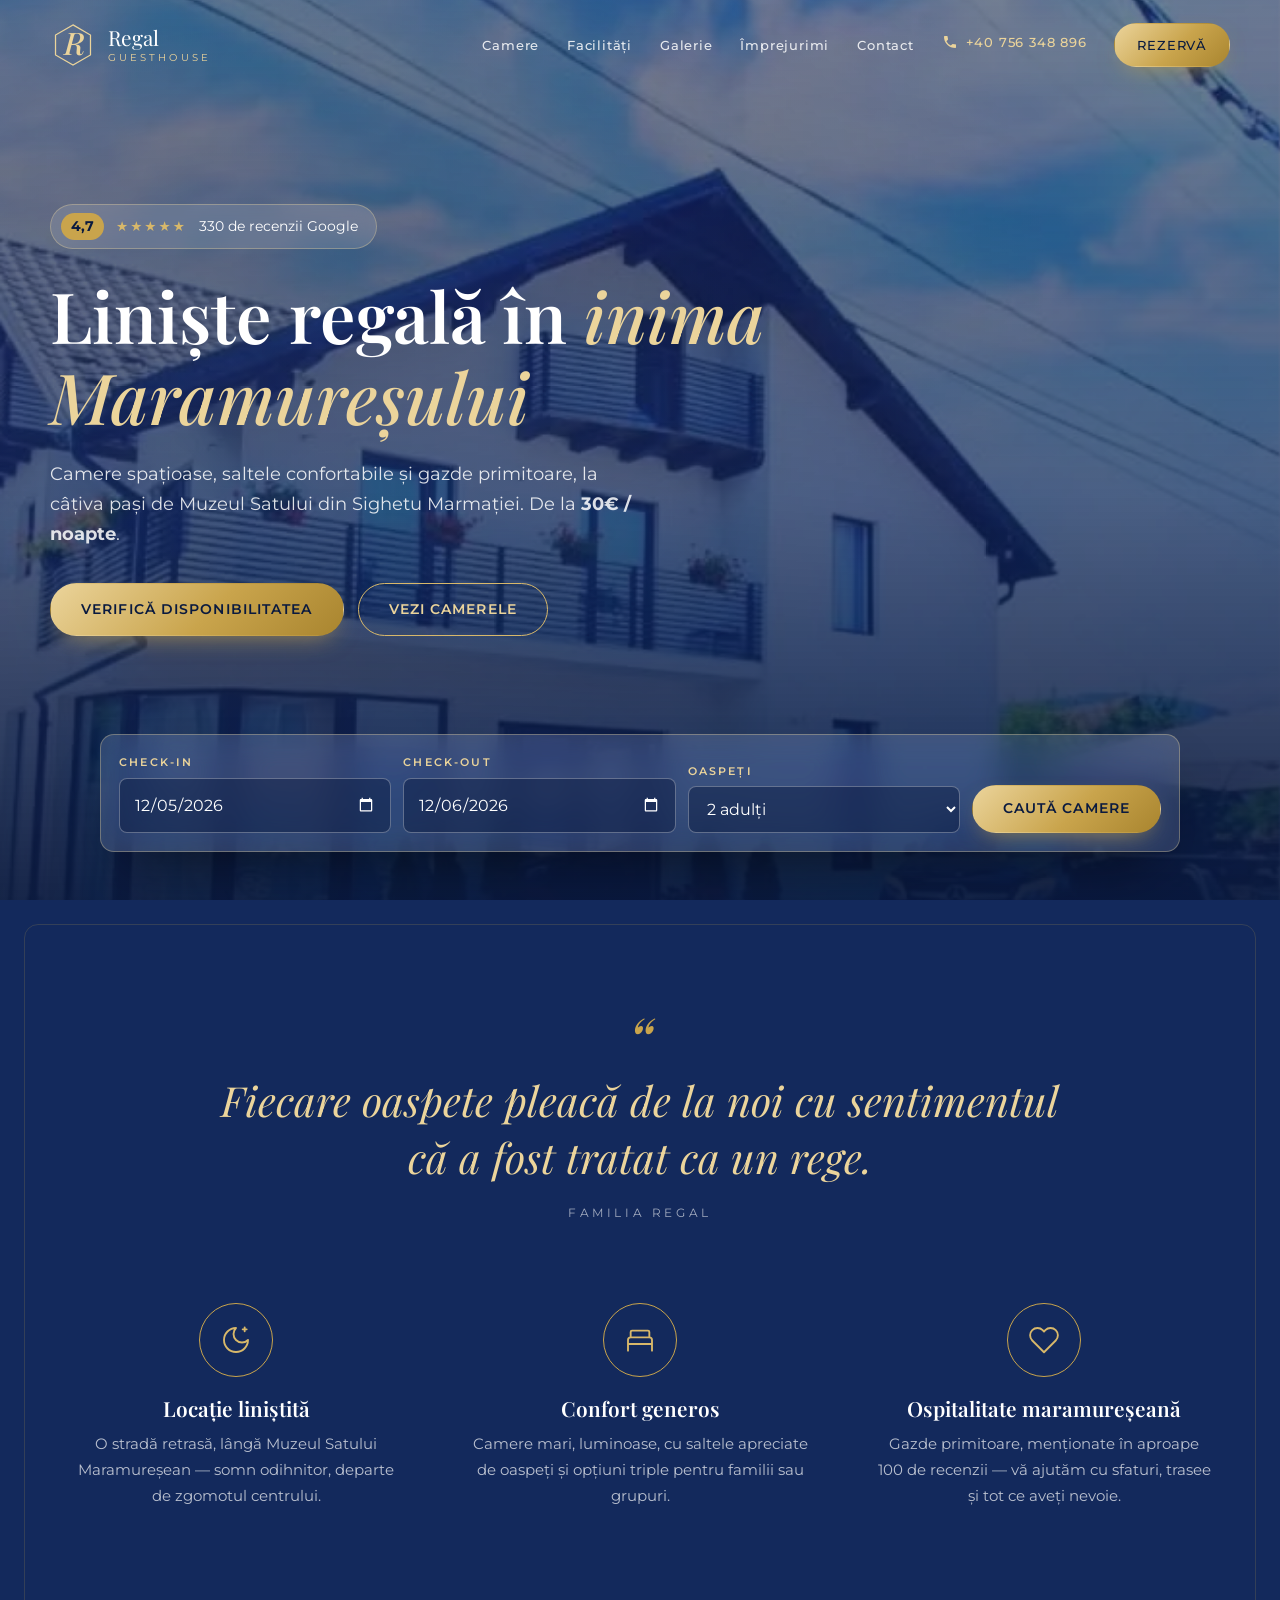
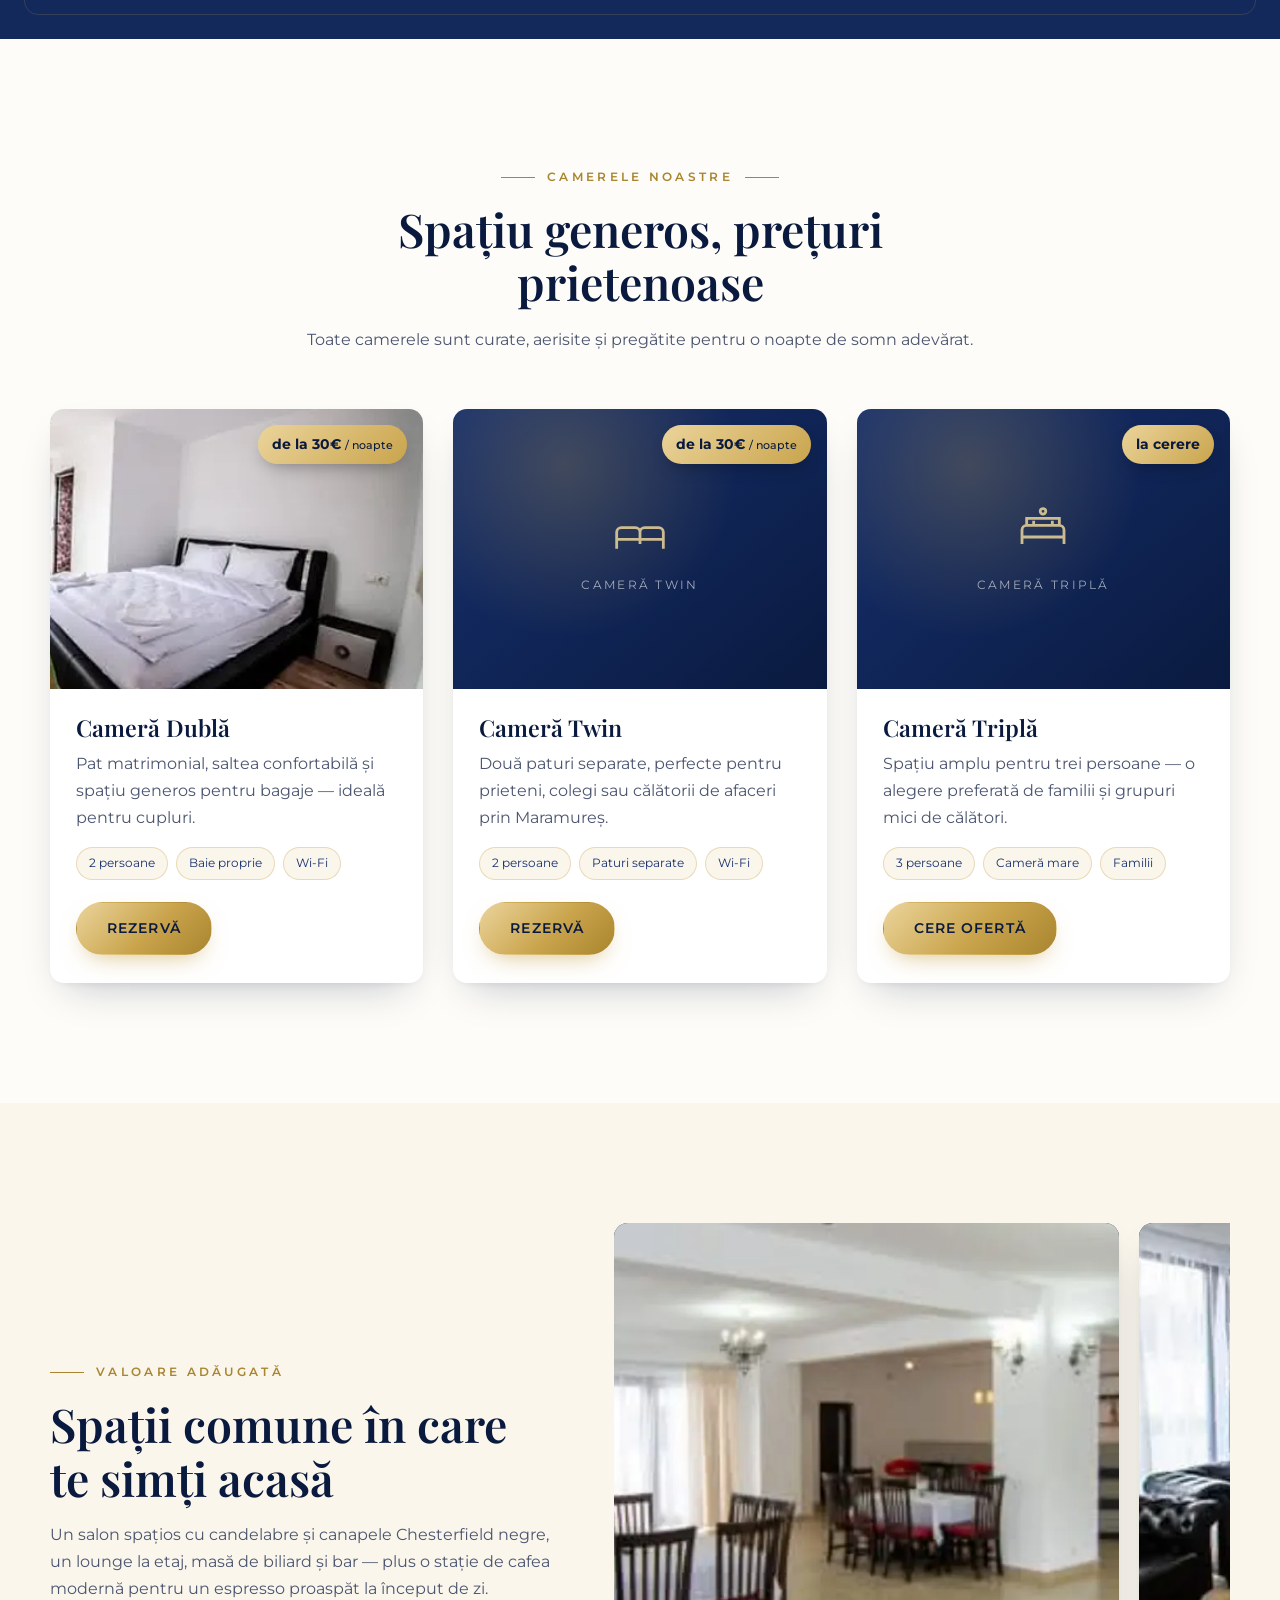
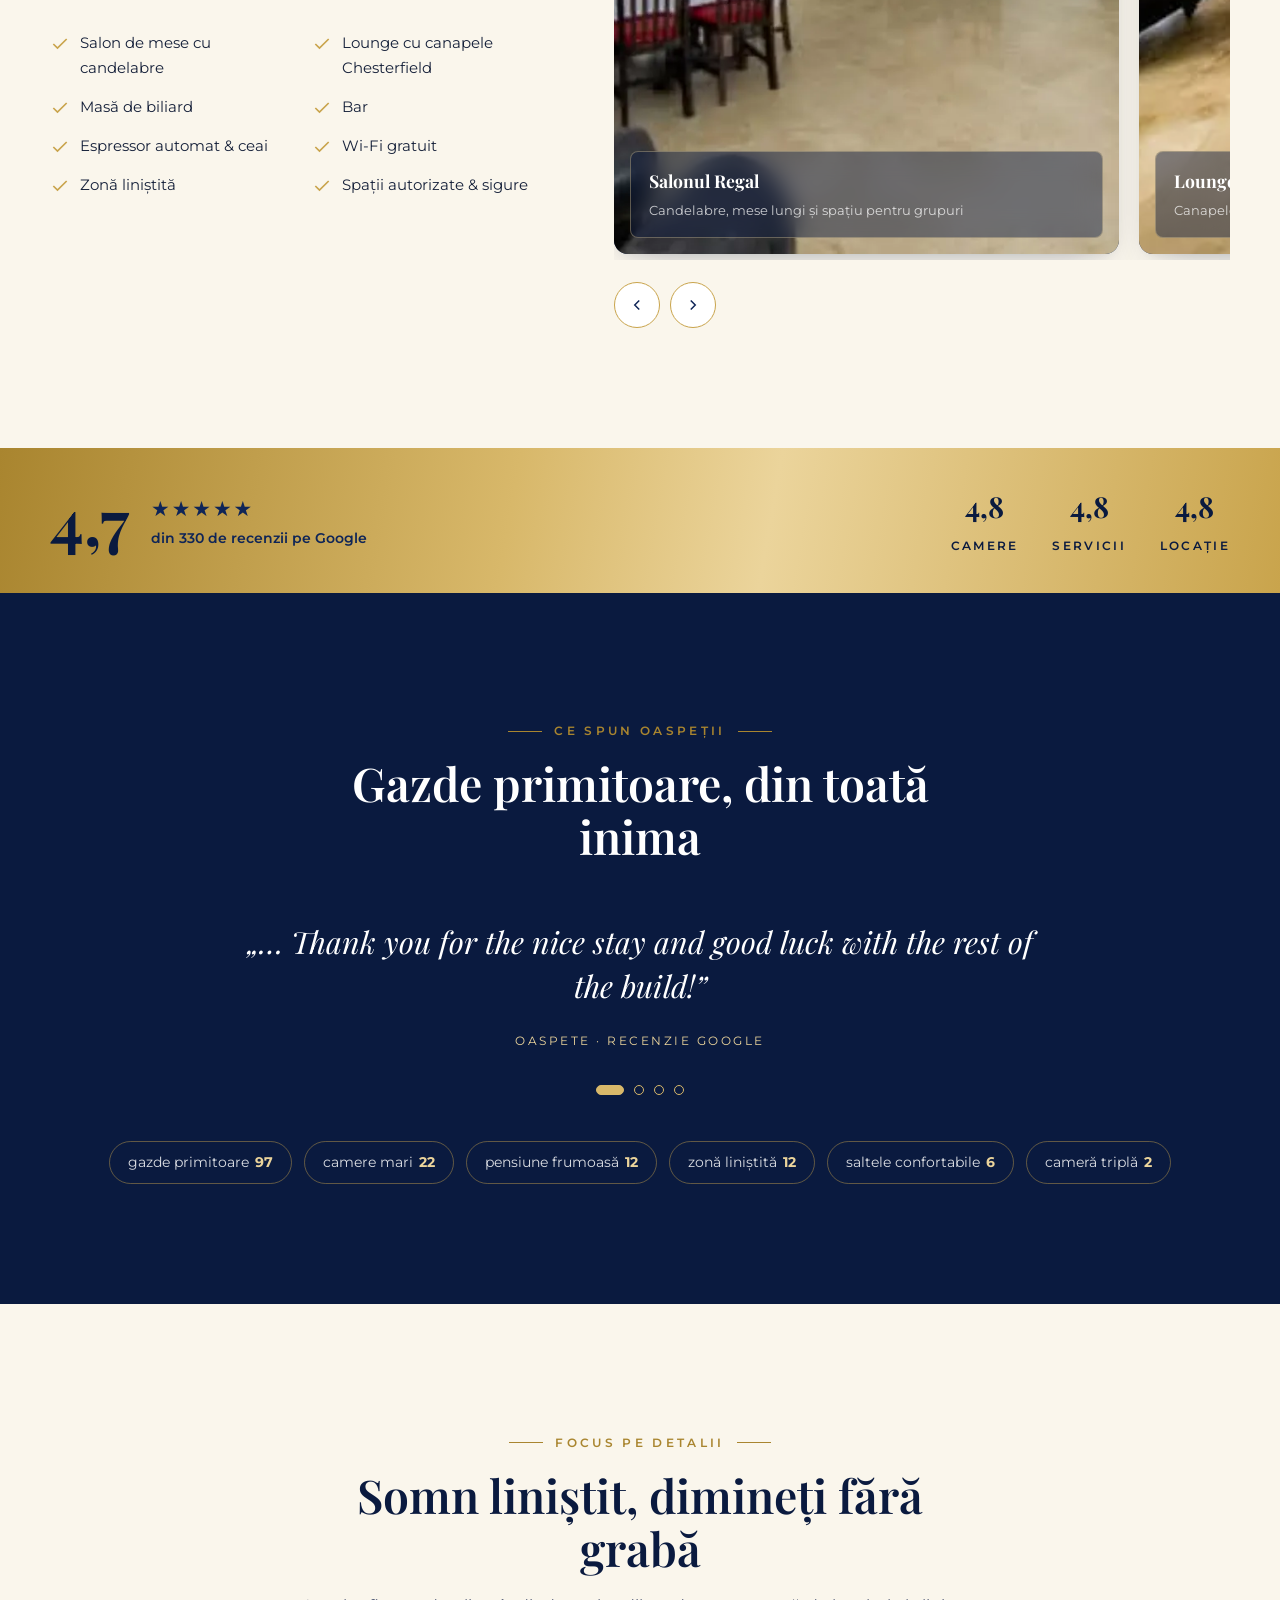
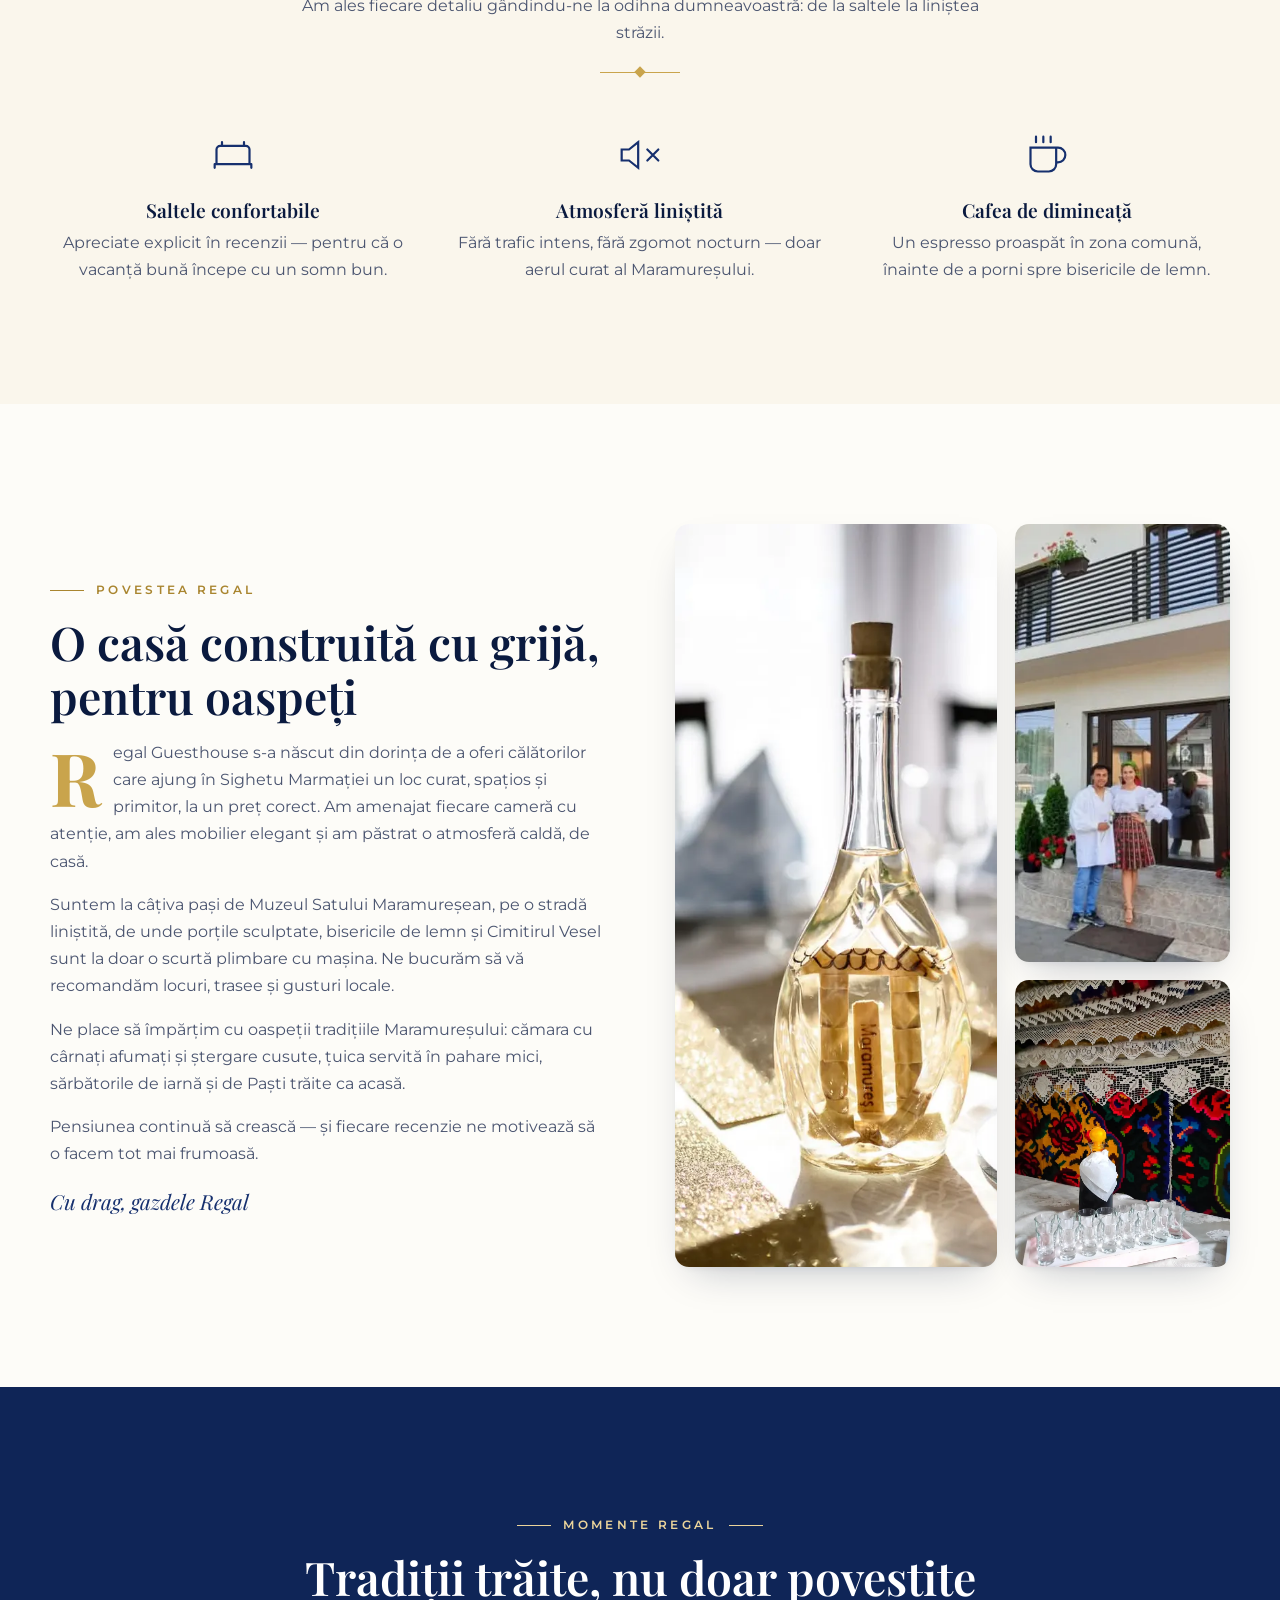
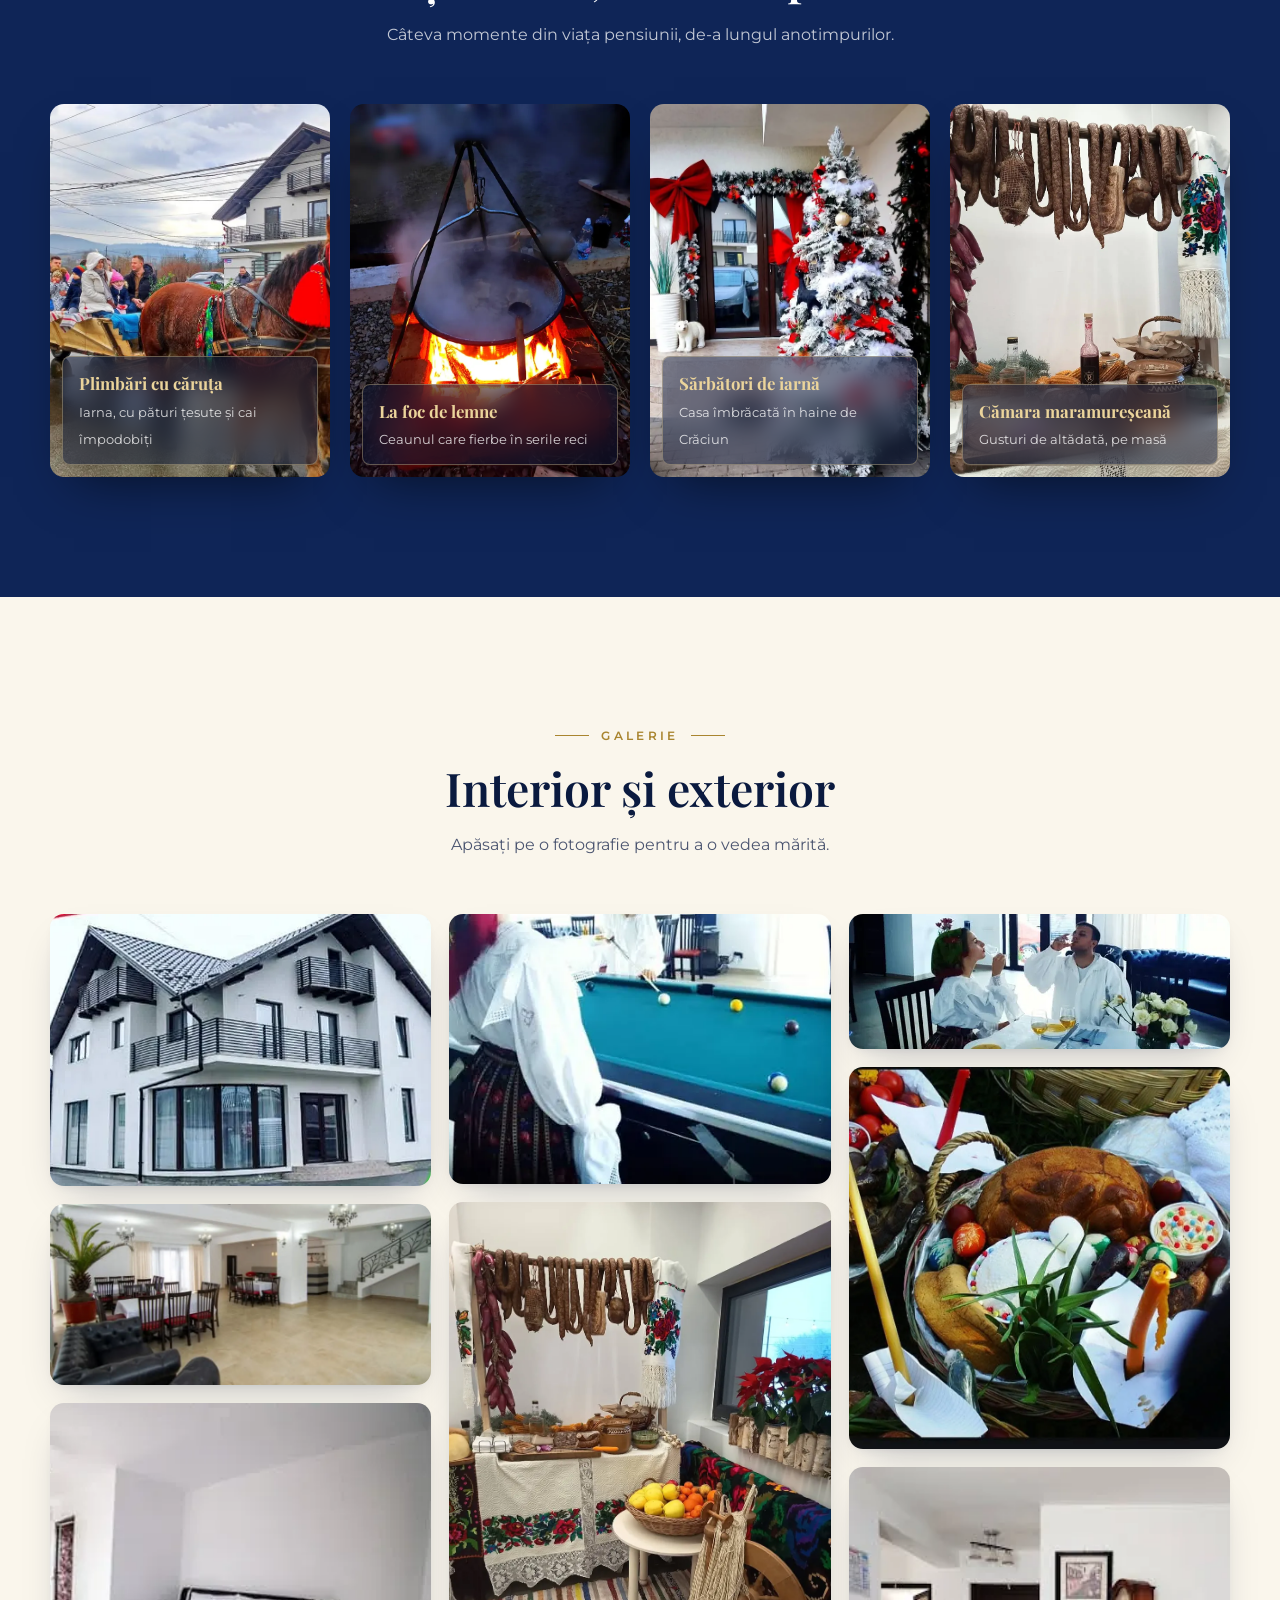
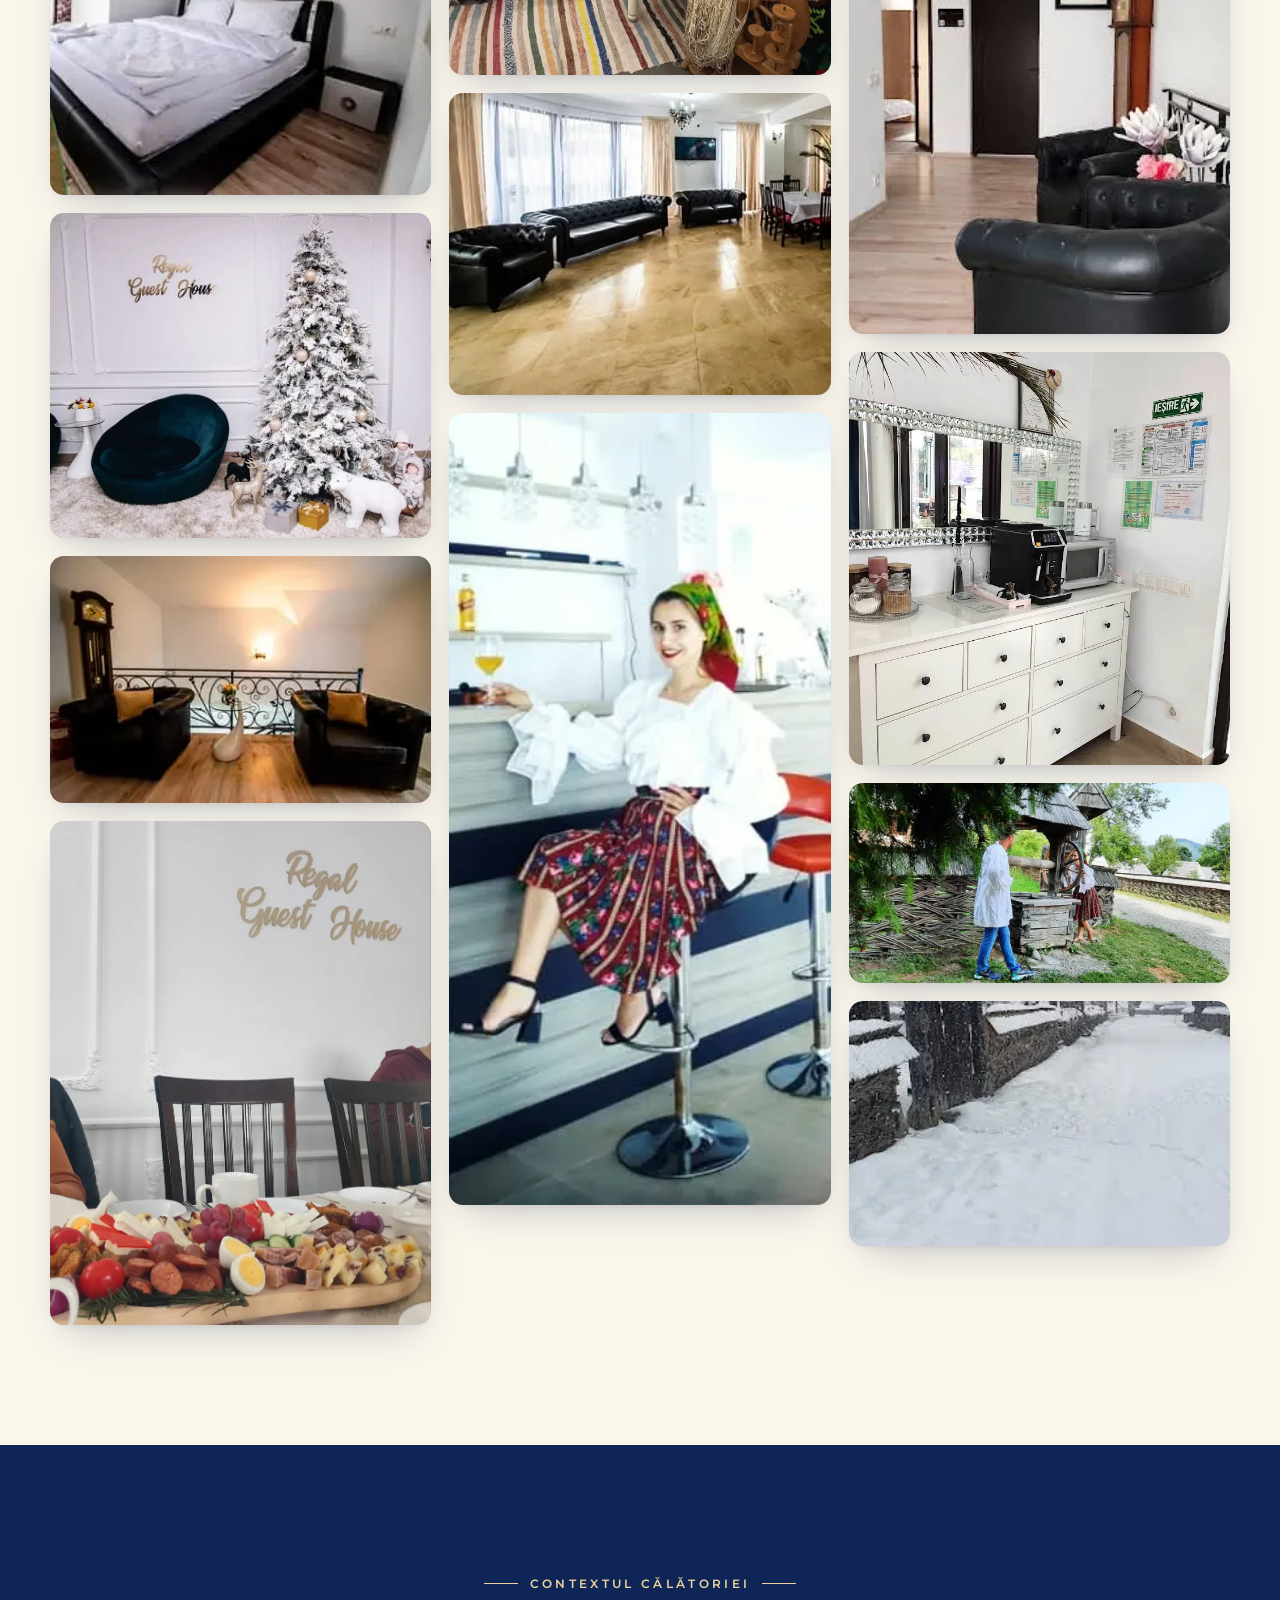
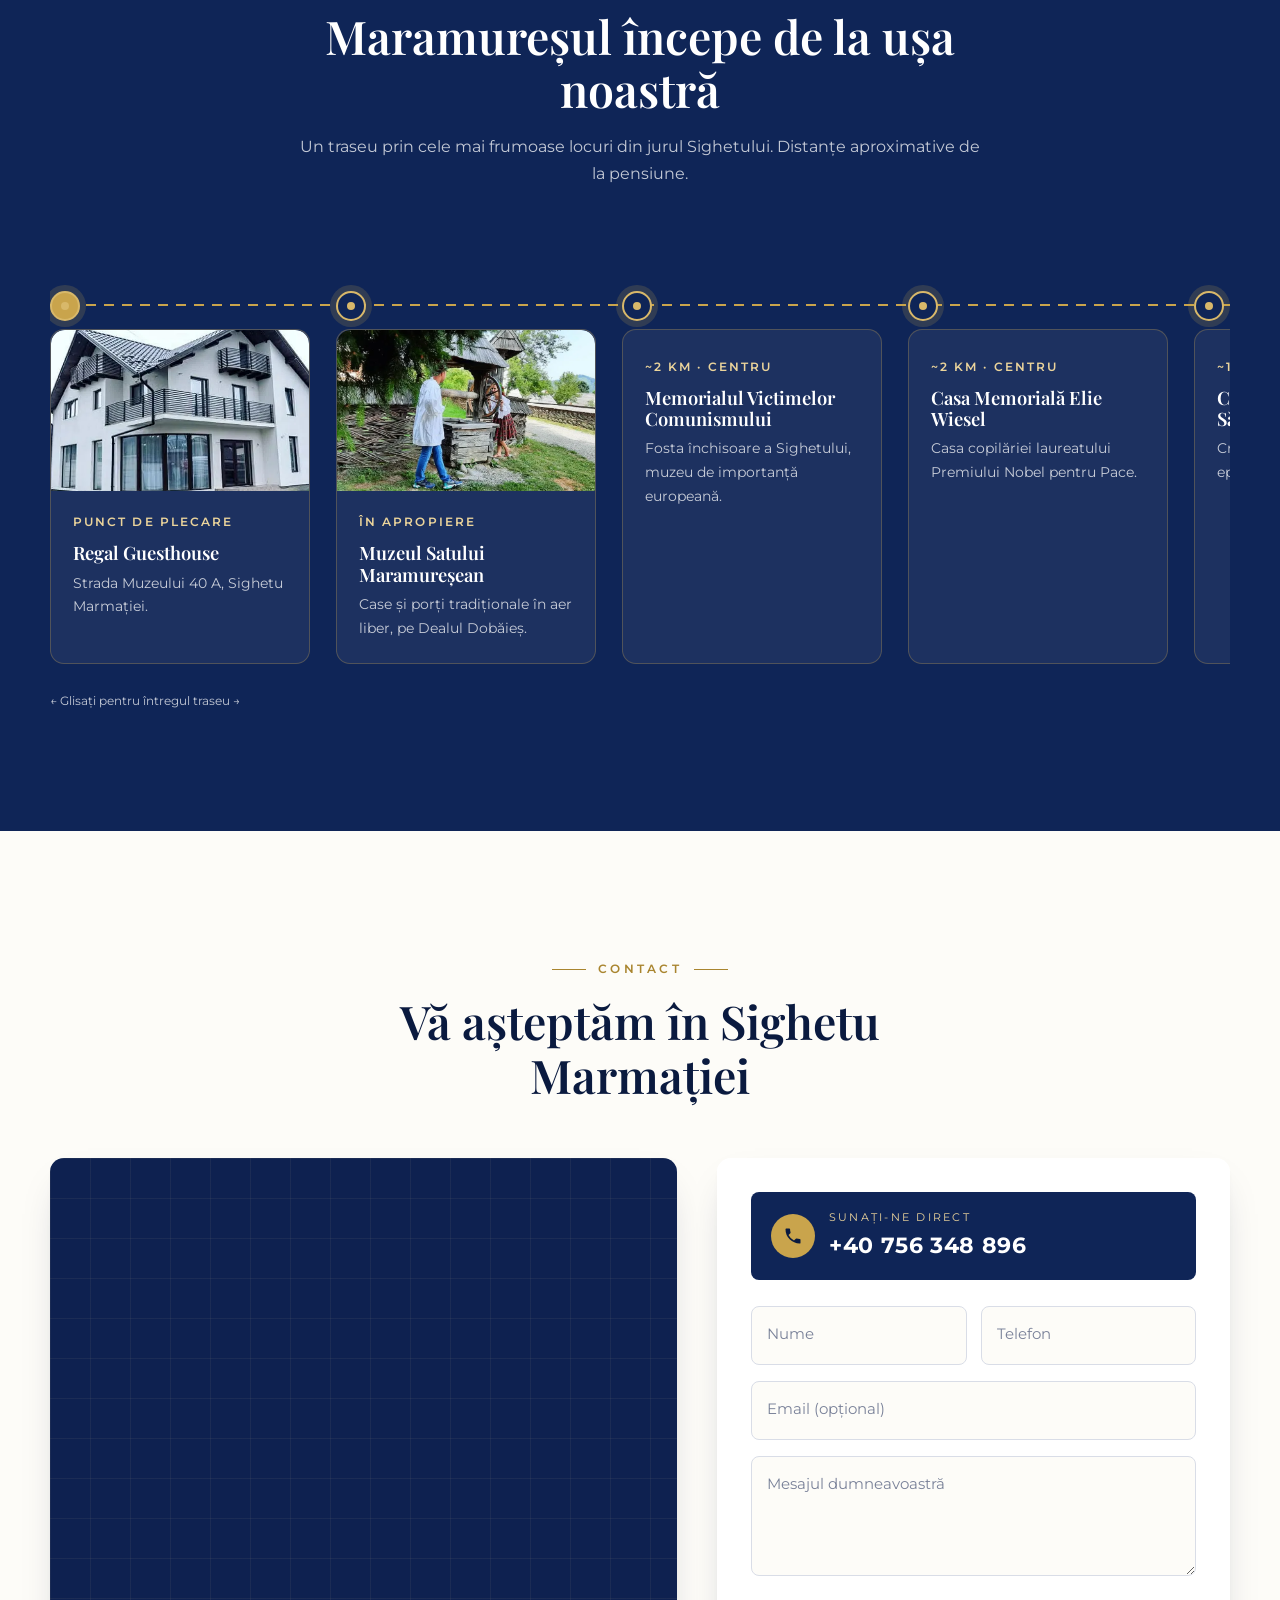
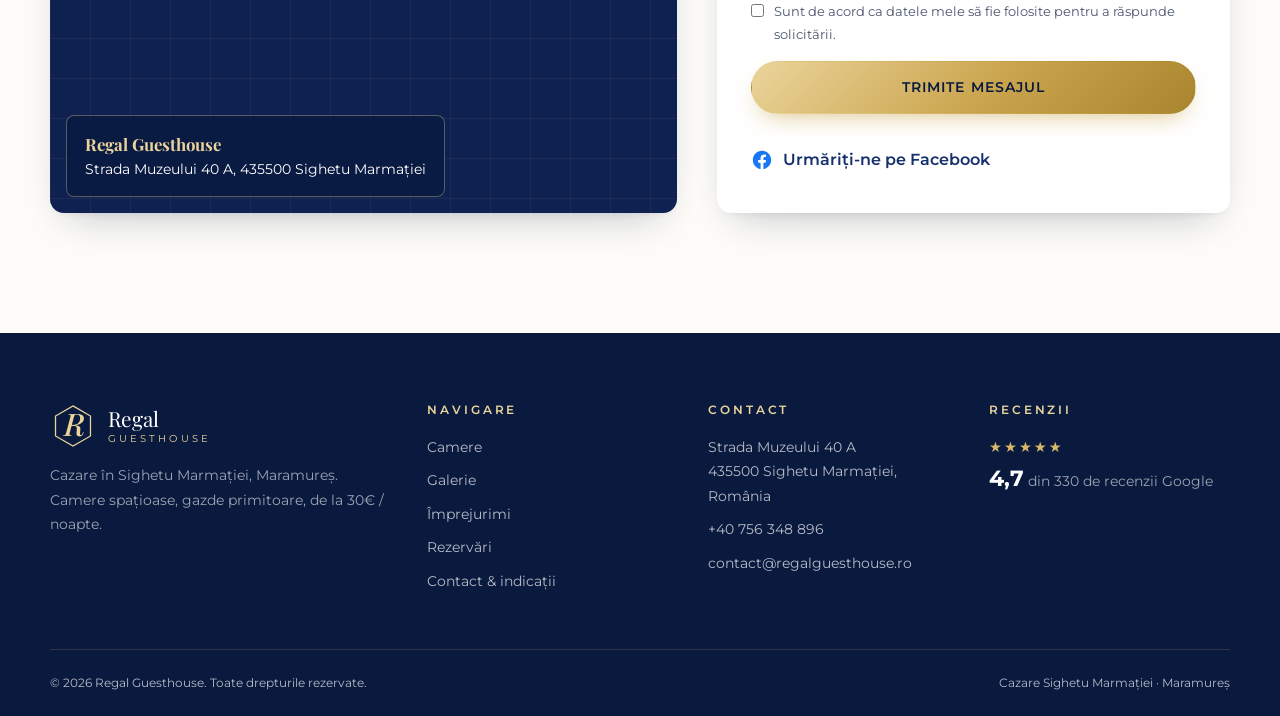
<file: index.html>
<!DOCTYPE html>
<html lang="ro">
<head>
<meta charset="UTF-8">
<meta name="viewport" content="width=device-width, initial-scale=1.0">
<title>Regal Guesthouse | Cazare Sighetu Marmației – camere spațioase de la 30€</title>
<meta name="description" content="Cazare în Sighetu Marmației, Maramureș: camere spațioase și triple, saltele confortabile, zonă liniștită lângă Muzeul Satului. Nota 4,7 din 330 de recenzii. De la 30€/noapte.">
<meta name="keywords" content="cazare Sighetu Marmației, pensiune Sighetu Marmației, camere spațioase Maramureș, cazare Maramureș, bed and breakfast Sighet">
<link rel="canonical" href="https://www.regalguesthouse.ro/">
<meta name="theme-color" content="#0F2557">
<meta property="og:type" content="website">
<meta property="og:locale" content="ro_RO">
<meta property="og:title" content="Regal Guesthouse – Cazare în Sighetu Marmației">
<meta property="og:description" content="Camere spațioase, gazde primitoare și liniște în inima Maramureșului. De la 30€/noapte.">
<meta property="og:image" content="https://www.regalguesthouse.ro/img/fatada.webp">
<meta property="og:url" content="https://www.regalguesthouse.ro/">
<link rel="icon" href="img/favicon.svg" type="image/svg+xml">
<link rel="preload" as="image" href="img/fatada.webp" type="image/webp">
<link rel="preconnect" href="https://fonts.googleapis.com">
<link rel="preconnect" href="https://fonts.gstatic.com" crossorigin>
<link href="https://fonts.googleapis.com/css2?family=Montserrat:wght@400;500;600;700&family=Playfair+Display:ital,wght@0,500;0,600;0,700;1,400;1,500&display=swap" rel="stylesheet">
<link rel="stylesheet" href="css/style.css">
<script type="application/ld+json">
{
  "@context": "https://schema.org",
  "@type": "BedAndBreakfast",
  "name": "Regal Guesthouse",
  "url": "https://www.regalguesthouse.ro/",
  "image": "https://www.regalguesthouse.ro/img/fatada.webp",
  "telephone": "+40 756 348 896",
  "priceRange": "de la 30€ / noapte",
  "currenciesAccepted": "EUR, RON",
  "address": {
    "@type": "PostalAddress",
    "streetAddress": "Strada Muzeului 40 A",
    "addressLocality": "Sighetu Marmației",
    "addressRegion": "Maramureș",
    "postalCode": "435500",
    "addressCountry": "RO"
  },
  "amenityFeature": [
    {"@type": "LocationFeatureSpecification", "name": "Stație de cafea", "value": true},
    {"@type": "LocationFeatureSpecification", "name": "Zonă comună / lounge", "value": true},
    {"@type": "LocationFeatureSpecification", "name": "Camere triple", "value": true}
  ],
  "sameAs": ["https://www.facebook.com/search/top?q=Regal%20Guesthouse%20Sighetu%20Marmatiei"]
}
</script>
<script src="js/config.js" defer></script>
<script src="js/main.js" defer></script>
</head>
<body>

<a class="sr-only" href="#main">Sari la conținut</a>

<header class="site-header">
  <div class="container">
    <a href="index.html" class="logo" aria-label="Regal Guesthouse – acasă">
      <span class="logo-mark"><svg viewBox="0 0 40 40" aria-hidden="true"><path d="M20 2.5 35.2 11.3v17.4L20 37.5 4.8 28.7V11.3z" fill="none" stroke="currentColor" stroke-width="1.1"/><text x="21" y="29" text-anchor="middle" font-family="Playfair Display, Georgia, serif" font-style="italic" font-weight="500" font-size="27" fill="currentColor">R</text></svg></span>
      <span class="logo-text">Regal<small>Guesthouse</small></span>
    </a>
    <nav aria-label="Navigare principală">
      <ul class="nav-links">
        <li><a href="#camere">Camere</a></li>
        <li><a href="#facilitati">Facilități</a></li>
        <li><a href="#galerie">Galerie</a></li>
        <li><a href="#imprejurimi">Împrejurimi</a></li>
        <li><a href="contact.html">Contact</a></li>
        <li><a href="tel:+40756348896" class="nav-phone"><svg viewBox="0 0 24 24" fill="currentColor"><path d="M6.6 10.8a15.1 15.1 0 0 0 6.6 6.6l2.2-2.2a1 1 0 0 1 1-.25 11.4 11.4 0 0 0 3.6.57 1 1 0 0 1 1 1V20a1 1 0 0 1-1 1A17 17 0 0 1 3 4a1 1 0 0 1 1-1h3.5a1 1 0 0 1 1 1c0 1.25.2 2.45.57 3.6a1 1 0 0 1-.25 1l-2.2 2.2Z"/></svg>+40 756 348 896</a></li>
        <li><a href="rezervare.html" class="btn btn-gold">Rezervă</a></li>
      </ul>
    </nav>
    <button class="burger" aria-label="Deschide meniul" aria-expanded="false"><span></span><span></span><span></span></button>
  </div>
</header>

<main id="main">

<!-- 1. HERO + REZERVARE RAPIDĂ -->
<section class="hero">
  <div class="hero-bg" role="img" aria-label="Fațada Regal Guesthouse din Sighetu Marmației"></div>
  <div class="container">
    <div class="hero-rating reveal">
      <b>4,7</b><span class="stars" aria-hidden="true">★★★★★</span><span>330 de recenzii Google</span>
    </div>
    <h1 class="reveal">Liniște regală în <em>inima Maramureșului</em></h1>
    <p class="lead reveal">Camere spațioase, saltele confortabile și gazde primitoare, la câțiva pași de Muzeul Satului din Sighetu Marmației. De la <strong>30€ / noapte</strong>.</p>
    <div class="hero-ctas reveal">
      <a href="rezervare.html" class="btn btn-gold">Verifică disponibilitatea</a>
      <a href="#camere" class="btn btn-outline">Vezi camerele</a>
    </div>
  </div>

  <form class="booking-bar" id="quick-booking" action="rezervare.html" method="get" aria-label="Rezervare rapidă">
    <div>
      <label for="qb-in">Check-in</label>
      <input type="date" id="qb-in" name="checkin" required>
    </div>
    <div>
      <label for="qb-out">Check-out</label>
      <input type="date" id="qb-out" name="checkout" required>
    </div>
    <div class="bb-guests">
      <label for="qb-guests">Oaspeți</label>
      <select id="qb-guests" name="guests">
        <option value="1">1 adult</option>
        <option value="2" selected>2 adulți</option>
        <option value="3">3 adulți</option>
        <option value="4">4 persoane</option>
        <option value="5">5+ persoane</option>
      </select>
    </div>
    <button type="submit" class="btn btn-gold">Caută camere</button>
  </form>
</section>

<!-- 2. MOTTO & AVANTAJE -->
<section class="motto bg-royal">
  <div class="container">
    <blockquote class="reveal">Fiecare oaspete pleacă de la noi cu sentimentul că a fost tratat ca un rege.</blockquote>
    <cite class="reveal">Familia Regal</cite>

    <div class="pillars">
      <div class="pillar reveal">
        <div class="icon"><svg viewBox="0 0 24 24" fill="none" stroke="currentColor" stroke-width="1.4" stroke-linecap="round" stroke-linejoin="round"><path d="M12 3a6 6 0 0 0 9 9 9 9 0 1 1-9-9z"/><path d="M17 4h3M18.5 2.5v3"/></svg></div>
        <h3>Locație liniștită</h3>
        <p>O stradă retrasă, lângă Muzeul Satului Maramureșean — somn odihnitor, departe de zgomotul centrului.</p>
      </div>
      <div class="pillar reveal">
        <div class="icon"><svg viewBox="0 0 24 24" fill="none" stroke="currentColor" stroke-width="1.4" stroke-linecap="round" stroke-linejoin="round"><path d="M3 18v-6a2 2 0 0 1 2-2h14a2 2 0 0 1 2 2v6M3 15h18M5 10V6a1 1 0 0 1 1-1h12a1 1 0 0 1 1 1v4M3 18v2M21 18v2"/></svg></div>
        <h3>Confort generos</h3>
        <p>Camere mari, luminoase, cu saltele apreciate de oaspeți și opțiuni triple pentru familii sau grupuri.</p>
      </div>
      <div class="pillar reveal">
        <div class="icon"><svg viewBox="0 0 24 24" fill="none" stroke="currentColor" stroke-width="1.4" stroke-linecap="round" stroke-linejoin="round"><path d="M20.8 4.6a5.5 5.5 0 0 0-7.8 0L12 5.7l-1-1.1a5.5 5.5 0 0 0-7.8 7.8L12 21.2l8.8-8.8a5.5 5.5 0 0 0 0-7.8z"/></svg></div>
        <h3>Ospitalitate maramureșeană</h3>
        <p>Gazde primitoare, menționate în aproape 100 de recenzii — vă ajutăm cu sfaturi, trasee și tot ce aveți nevoie.</p>
      </div>
    </div>
  </div>
</section>

<!-- 3. CAMERE -->
<section id="camere">
  <div class="container">
    <div class="section-head reveal">
      <span class="eyebrow">Camerele noastre</span>
      <h2>Spațiu generos, prețuri prietenoase</h2>
      <p>Toate camerele sunt curate, aerisite și pregătite pentru o noapte de somn adevărat.</p>
    </div>
    <div class="rooms-grid">
      <article class="room-card reveal">
        <div class="room-media">
          <img src="img/camera-dubla.webp" alt="Cameră dublă cu pat matrimonial și lenjerie albă" loading="lazy" width="327" height="336">
          <span class="price-tag">de la 30€ <small>/ noapte</small></span>
        </div>
        <div class="room-body">
          <h3>Cameră Dublă</h3>
          <p>Pat matrimonial, saltea confortabilă și spațiu generos pentru bagaje — ideală pentru cupluri.</p>
          <ul class="room-features"><li>2 persoane</li><li>Baie proprie</li><li>Wi-Fi</li></ul>
          <a href="rezervare.html?room=dubla" class="btn btn-gold">Rezervă</a>
        </div>
      </article>
      <article class="room-card reveal">
        <div class="room-media">
          <div class="ph" role="img" aria-label="Cameră twin"><div><svg viewBox="0 0 24 24" fill="none" stroke="currentColor" stroke-width="1.2"><path d="M2 18v-5a2 2 0 0 1 2-2h6a2 2 0 0 1 2 2v5M12 18v-5a2 2 0 0 1 2-2h6a2 2 0 0 1 2 2v5M2 16h20M2 18v2M22 18v2"/></svg><span>Cameră twin</span></div></div>
          <span class="price-tag">de la 30€ <small>/ noapte</small></span>
        </div>
        <div class="room-body">
          <h3>Cameră Twin</h3>
          <p>Două paturi separate, perfecte pentru prieteni, colegi sau călătorii de afaceri prin Maramureș.</p>
          <ul class="room-features"><li>2 persoane</li><li>Paturi separate</li><li>Wi-Fi</li></ul>
          <a href="rezervare.html?room=twin" class="btn btn-gold">Rezervă</a>
        </div>
      </article>
      <article class="room-card reveal">
        <div class="room-media">
          <div class="ph" role="img" aria-label="Cameră triplă"><div><svg viewBox="0 0 24 24" fill="none" stroke="currentColor" stroke-width="1.2"><path d="M3 18v-6a2 2 0 0 1 2-2h14a2 2 0 0 1 2 2v6M3 15h18M5 10V7h14v3M8 10V8M16 10V8"/><circle cx="12" cy="4" r="1.2"/></svg><span>Cameră triplă</span></div></div>
          <span class="price-tag">la cerere</span>
        </div>
        <div class="room-body">
          <h3>Cameră Triplă</h3>
          <p>Spațiu amplu pentru trei persoane — o alegere preferată de familii și grupuri mici de călători.</p>
          <ul class="room-features"><li>3 persoane</li><li>Cameră mare</li><li>Familii</li></ul>
          <a href="rezervare.html?room=tripla" class="btn btn-gold">Cere ofertă</a>
        </div>
      </article>
    </div>
  </div>
</section>

<!-- 4. FACILITĂȚI -->
<section id="facilitati" class="bg-cream">
  <div class="container amenities-wrap">
    <div class="reveal">
      <span class="eyebrow">Valoare adăugată</span>
      <h2>Spații comune în care te simți acasă</h2>
      <p style="margin-top:16px;">Un salon spațios cu candelabre și canapele Chesterfield negre, un lounge la etaj, masă de biliard și bar — plus o stație de cafea modernă pentru un espresso proaspăt la început de zi.</p>
      <ul class="amenity-list">
        <li><svg viewBox="0 0 24 24" fill="none" stroke="currentColor" stroke-width="2"><path d="M20 6 9 17l-5-5"/></svg>Salon de mese cu candelabre</li>
        <li><svg viewBox="0 0 24 24" fill="none" stroke="currentColor" stroke-width="2"><path d="M20 6 9 17l-5-5"/></svg>Lounge cu canapele Chesterfield</li>
        <li><svg viewBox="0 0 24 24" fill="none" stroke="currentColor" stroke-width="2"><path d="M20 6 9 17l-5-5"/></svg>Masă de biliard</li>
        <li><svg viewBox="0 0 24 24" fill="none" stroke="currentColor" stroke-width="2"><path d="M20 6 9 17l-5-5"/></svg>Bar</li>
        <li><svg viewBox="0 0 24 24" fill="none" stroke="currentColor" stroke-width="2"><path d="M20 6 9 17l-5-5"/></svg>Espressor automat & ceai</li>
        <li><svg viewBox="0 0 24 24" fill="none" stroke="currentColor" stroke-width="2"><path d="M20 6 9 17l-5-5"/></svg>Wi-Fi gratuit</li>
        <li><svg viewBox="0 0 24 24" fill="none" stroke="currentColor" stroke-width="2"><path d="M20 6 9 17l-5-5"/></svg>Zonă liniștită</li>
        <li><svg viewBox="0 0 24 24" fill="none" stroke="currentColor" stroke-width="2"><path d="M20 6 9 17l-5-5"/></svg>Spații autorizate & sigure</li>
      </ul>
    </div>
    <div class="carousel reveal" data-carousel>
      <div class="carousel-track" tabindex="0" aria-label="Galerie facilități">
        <figure class="slide">
          <img src="img/salon.webp" alt="Salon mare cu candelabre, mese și canapele Chesterfield" loading="lazy" width="1600" height="762">
          <figcaption class="slide-caption"><strong>Salonul Regal</strong><span>Candelabre, mese lungi și spațiu pentru grupuri</span></figcaption>
        </figure>
        <figure class="slide">
          <img src="img/lounge-salon.webp" alt="Zona de lounge cu canapele Chesterfield negre" loading="lazy" width="454" height="360">
          <figcaption class="slide-caption"><strong>Lounge-ul</strong><span>Canapele Chesterfield și ferestre panoramice</span></figcaption>
        </figure>
        <figure class="slide">
          <img src="img/lounge-etaj.webp" alt="Lounge la etaj cu fotolii și ceas cu pendul" loading="lazy" width="389" height="252">
          <figcaption class="slide-caption"><strong>Colțul de lectură</strong><span>Fotolii, balustradă din fier forjat și ceas cu pendul</span></figcaption>
        </figure>
        <figure class="slide">
          <img src="img/biliard.webp" alt="Masă de biliard în zona comună" loading="lazy" width="427" height="302">
          <figcaption class="slide-caption"><strong>Biliard</strong><span>Pentru serile cu prietenii</span></figcaption>
        </figure>
        <figure class="slide">
          <img src="img/bar.webp" alt="Barul pensiunii cu scaune înalte" loading="lazy" width="294" height="610">
          <figcaption class="slide-caption"><strong>Barul</strong><span>Un pahar de vorbă după o zi de explorat</span></figcaption>
        </figure>
        <figure class="slide">
          <img src="img/mic-dejun.webp" alt="Platou de mic dejun cu brânzeturi, mezeluri și ouă" loading="lazy" width="831" height="1100">
          <figcaption class="slide-caption"><strong>Micul dejun</strong><span>Gusturi bogate sub sigla Regal</span></figcaption>
        </figure>
        <figure class="slide">
          <img src="img/cafea.webp" alt="Stație de cafea modernă cu espressor automat" loading="lazy" width="672" height="728">
          <figcaption class="slide-caption"><strong>Stația de cafea</strong><span>Espressor automat, ceai și gustări</span></figcaption>
        </figure>
      </div>
      <div class="carousel-nav">
        <button type="button" data-prev aria-label="Anterior"><svg viewBox="0 0 24 24" fill="none" stroke="currentColor" stroke-width="2"><path d="M15 18l-6-6 6-6"/></svg></button>
        <button type="button" data-next aria-label="Următor"><svg viewBox="0 0 24 24" fill="none" stroke="currentColor" stroke-width="2"><path d="M9 18l6-6-6-6"/></svg></button>
      </div>
    </div>
  </div>
</section>

<!-- 5. TRUST NUMBER + TESTIMONIALE -->
<div class="trust-band" id="recenzii">
  <div class="container">
    <div class="trust-score reveal">
      <span class="big">4,7</span>
      <div>
        <div class="stars" aria-label="4,7 din 5 stele">★★★★★</div>
        <p>din 330 de recenzii pe Google</p>
      </div>
    </div>
    <div class="trust-sub reveal">
      <div><strong>4,8</strong><span>Camere</span></div>
      <div><strong>4,8</strong><span>Servicii</span></div>
      <div><strong>4,8</strong><span>Locație</span></div>
    </div>
  </div>
</div>

<section class="testimonials">
  <div class="container">
    <div class="section-head reveal">
      <span class="eyebrow">Ce spun oaspeții</span>
      <h2 style="color:#fff;">Gazde primitoare, din toată inima</h2>
    </div>
    <div data-testimonials class="reveal">
      <div class="t-viewport">
        <div class="t-track">
          <div class="t-slide">
            <blockquote>„… Thank you for the nice stay and good luck with the rest of the build!”</blockquote>
            <p class="t-meta">Oaspete · Recenzie Google</p>
          </div>
          <div class="t-slide">
            <blockquote>„Gazde primitoare” — cea mai frecventă apreciere a oaspeților noștri.</blockquote>
            <p class="t-meta">Menționată în 97 de recenzii Google</p>
          </div>
          <div class="t-slide">
            <blockquote>„Camere mari” și „pensiune frumoasă” — spațiul face diferența.</blockquote>
            <p class="t-meta">22 + 12 mențiuni în recenzii Google</p>
          </div>
          <div class="t-slide">
            <blockquote>„Zonă liniștită” și „saltele confortabile” pentru un somn odihnitor.</blockquote>
            <p class="t-meta">12 + 6 mențiuni în recenzii Google</p>
          </div>
        </div>
      </div>
      <div class="t-dots"></div>
    </div>
    <div class="chips reveal">
      <span class="chip">gazde primitoare<b>97</b></span>
      <span class="chip">camere mari<b>22</b></span>
      <span class="chip">pensiune frumoasă<b>12</b></span>
      <span class="chip">zonă liniștită<b>12</b></span>
      <span class="chip">saltele confortabile<b>6</b></span>
      <span class="chip">cameră triplă<b>2</b></span>
    </div>
  </div>
</section>

<!-- 6. RELAXARE -->
<section class="relax bg-cream">
  <div class="container">
    <div class="section-head reveal" style="margin-bottom:0;">
      <span class="eyebrow">Focus pe detalii</span>
      <h2>Somn liniștit, dimineți fără grabă</h2>
      <p>Am ales fiecare detaliu gândindu-ne la odihna dumneavoastră: de la saltele la liniștea străzii.</p>
      <div class="divider"></div>
    </div>
    <div class="relax-grid">
      <div class="relax-item reveal">
        <svg viewBox="0 0 24 24" fill="none" stroke="currentColor" stroke-width="1.2" stroke-linecap="round"><path d="M2 17h20M3 17V9a2 2 0 0 1 2-2h14a2 2 0 0 1 2 2v8M6 7V5M18 7V5M2 17v2M22 17v2"/></svg>
        <h3>Saltele confortabile</h3>
        <p>Apreciate explicit în recenzii — pentru că o vacanță bună începe cu un somn bun.</p>
      </div>
      <div class="relax-item reveal">
        <svg viewBox="0 0 24 24" fill="none" stroke="currentColor" stroke-width="1.2" stroke-linecap="round"><path d="M11 5 6 9H2v6h4l5 4V5zM22 9l-6 6M16 9l6 6"/></svg>
        <h3>Atmosferă liniștită</h3>
        <p>Fără trafic intens, fără zgomot nocturn — doar aerul curat al Maramureșului.</p>
      </div>
      <div class="relax-item reveal">
        <svg viewBox="0 0 24 24" fill="none" stroke="currentColor" stroke-width="1.2" stroke-linecap="round"><path d="M17 8h1a4 4 0 0 1 0 8h-1M3 8h14v9a4 4 0 0 1-4 4H7a4 4 0 0 1-4-4V8zM6 2v3M10 2v3M14 2v3"/></svg>
        <h3>Cafea de dimineață</h3>
        <p>Un espresso proaspăt în zona comună, înainte de a porni spre bisericile de lemn.</p>
      </div>
    </div>
  </div>
</section>

<!-- 7. POVESTEA REGAL -->
<section id="poveste">
  <div class="container story-grid">
    <div class="story-text reveal">
      <span class="eyebrow">Povestea Regal</span>
      <h2>O casă construită cu grijă, pentru oaspeți</h2>
      <p class="dropcap">Regal Guesthouse s-a născut din dorința de a oferi călătorilor care ajung în Sighetu Marmației un loc curat, spațios și primitor, la un preț corect. Am amenajat fiecare cameră cu atenție, am ales mobilier elegant și am păstrat o atmosferă caldă, de casă.</p>
      <p>Suntem la câțiva pași de Muzeul Satului Maramureșean, pe o stradă liniștită, de unde porțile sculptate, bisericile de lemn și Cimitirul Vesel sunt la doar o scurtă plimbare cu mașina. Ne bucurăm să vă recomandăm locuri, trasee și gusturi locale.</p>
      <p>Ne place să împărțim cu oaspeții tradițiile Maramureșului: cămara cu cârnați afumați și ștergare cusute, țuica servită în pahare mici, sărbătorile de iarnă și de Paști trăite ca acasă.</p>
      <p>Pensiunea continuă să crească — și fiecare recenzie ne motivează să o facem tot mai frumoasă.</p>
      <p class="signature">Cu drag, gazdele Regal</p>
    </div>
    <div class="story-images reveal">
      <figure><img src="img/palinca.webp" alt="Sticlă de țuică cu poartă maramureșeană în miniatură, pe masa festivă" loading="lazy" width="616" height="1100"></figure>
      <figure><img src="img/intrare-port.webp" alt="Gazde în port popular maramureșean la intrarea pensiunii" loading="lazy" width="300" height="612"></figure>
      <figure><img src="img/tuica-traditii.webp" alt="Țuică și pahare pe fundal de covoare și dantele tradiționale" loading="lazy" width="823" height="1100"></figure>
    </div>
  </div>
</section>


<section class="moments bg-royal" id="traditii">
  <div class="container">
    <div class="section-head reveal">
      <span class="eyebrow">Momente Regal</span>
      <h2>Tradiții trăite, nu doar povestite</h2>
      <p>Câteva momente din viața pensiunii, de-a lungul anotimpurilor.</p>
    </div>
    <div class="moments-grid">
      <figure class="moment reveal"><img src="img/sanie-cai.webp" alt="Plimbare cu căruța trasă de cai, în fața pensiunii" loading="lazy" width="1080" height="808"><figcaption><strong>Plimbări cu căruța</strong><span>Iarna, cu pături țesute și cai împodobiți</span></figcaption></figure>
      <figure class="moment reveal"><img src="img/ceaun.webp" alt="Ceaun la foc de lemne" loading="lazy" width="823" height="1100"><figcaption><strong>La foc de lemne</strong><span>Ceaunul care fierbe în serile reci</span></figcaption></figure>
      <figure class="moment reveal"><img src="img/craciun-intrare.webp" alt="Intrarea pensiunii decorată de Crăciun" loading="lazy" width="619" height="1100"><figcaption><strong>Sărbători de iarnă</strong><span>Casa îmbrăcată în haine de Crăciun</span></figcaption></figure>
      <figure class="moment reveal"><img src="img/camara.webp" alt="Cămara tradițională cu cârnați afumați și ștergare" loading="lazy" width="887" height="1100"><figcaption><strong>Cămara maramureșeană</strong><span>Gusturi de altădată, pe masă</span></figcaption></figure>
    </div>
  </div>
</section>

<!-- 8. GALERIE (MASONRY) -->
<section id="galerie" class="bg-cream">
  <div class="container">
    <div class="section-head reveal">
      <span class="eyebrow">Galerie</span>
      <h2>Interior și exterior</h2>
      <p>Apăsați pe o fotografie pentru a o vedea mărită.</p>
    </div>
    <div class="masonry">
      <figure class="masonry-item reveal" data-lightbox tabindex="0" role="button"><img src="img/fatada-2.webp" alt="Fațada Regal Guesthouse" loading="lazy" width="506" height="360"><figcaption>Fațada pensiunii</figcaption></figure>
      <figure class="masonry-item reveal" data-lightbox tabindex="0" role="button"><img src="img/salon.webp" alt="Salonul cu candelabre" loading="lazy" width="1600" height="762"><figcaption>Salonul de mese</figcaption></figure>
      <figure class="masonry-item reveal" data-lightbox tabindex="0" role="button"><img src="img/camera-dubla.webp" alt="Cameră dublă" loading="lazy" width="327" height="336"><figcaption>Cameră dublă</figcaption></figure>
      <figure class="masonry-item reveal" data-lightbox tabindex="0" role="button"><img src="img/craciun-salon.webp" alt="Brad de Crăciun și fotoliu de catifea lângă sigla Regal Guest House" loading="lazy" width="804" height="684"><figcaption>Crăciun la Regal</figcaption></figure>
      <figure class="masonry-item reveal" data-lightbox tabindex="0" role="button"><img src="img/lounge-etaj.webp" alt="Lounge la etaj" loading="lazy" width="389" height="252"><figcaption>Lounge-ul de la etaj</figcaption></figure>
      <figure class="masonry-item reveal" data-lightbox tabindex="0" role="button"><img src="img/mic-dejun.webp" alt="Mic dejun" loading="lazy" width="831" height="1100"><figcaption>Micul dejun</figcaption></figure>
      <figure class="masonry-item reveal" data-lightbox tabindex="0" role="button"><img src="img/biliard.webp" alt="Masă de biliard" loading="lazy" width="427" height="302"><figcaption>Biliard</figcaption></figure>
      <figure class="masonry-item reveal" data-lightbox tabindex="0" role="button"><img src="img/colt-traditional.webp" alt="Colț tradițional cu roată de tors și covoare" loading="lazy" width="887" height="1100"><figcaption>Colțul tradițional</figcaption></figure>
      <figure class="masonry-item reveal" data-lightbox tabindex="0" role="button"><img src="img/lounge-salon.webp" alt="Canapele Chesterfield" loading="lazy" width="454" height="360"><figcaption>Lounge-ul cu canapele Chesterfield</figcaption></figure>
      <figure class="masonry-item reveal" data-lightbox tabindex="0" role="button"><img src="img/bar.webp" alt="Barul pensiunii" loading="lazy" width="294" height="610"><figcaption>Barul</figcaption></figure>
      <figure class="masonry-item reveal" data-lightbox tabindex="0" role="button"><img src="img/traditii-masa.webp" alt="Oaspeți în port popular la masă" loading="lazy" width="713" height="252"><figcaption>Masa în port popular</figcaption></figure>
      <figure class="masonry-item reveal" data-lightbox tabindex="0" role="button"><img src="img/pasti.webp" alt="Coș pascal tradițional" loading="lazy" width="843" height="843"><figcaption>Paștele în Maramureș</figcaption></figure>
      <figure class="masonry-item reveal" data-lightbox tabindex="0" role="button"><img src="img/living.webp" alt="Hol cu canapele și ceas cu pendul" loading="lazy" width="274" height="336"><figcaption>Holul</figcaption></figure>
      <figure class="masonry-item reveal" data-lightbox tabindex="0" role="button"><img src="img/cafea.webp" alt="Stația de cafea" loading="lazy" width="672" height="728"><figcaption>Stația de cafea</figcaption></figure>
      <figure class="masonry-item reveal" data-lightbox tabindex="0" role="button"><img src="img/muzeul-satului.webp" alt="Fântână tradițională la Muzeul Satului" loading="lazy" width="960" height="502"><figcaption>Muzeul Satului Maramureșean</figcaption></figure>
      <figure class="masonry-item reveal" data-lightbox tabindex="0" role="button"><img src="img/iarna.webp" alt="Uliță cu porți tradiționale iarna" loading="lazy" width="280" height="180"><figcaption>Iarna în Maramureș</figcaption></figure>
    </div>
  </div>
</section>

<!-- 9. ÎMPREJURIMI -->
<section id="imprejurimi" class="bg-royal">
  <div class="container">
    <div class="section-head reveal">
      <span class="eyebrow">Contextul călătoriei</span>
      <h2>Maramureșul începe de la ușa noastră</h2>
      <p>Un traseu prin cele mai frumoase locuri din jurul Sighetului. Distanțe aproximative de la pensiune.</p>
    </div>
    <div class="route reveal">
      <div class="route-track" tabindex="0" aria-label="Atracții din împrejurimi">
        <div class="stop"><span class="anchor" aria-hidden="true"></span><div class="stop-card"><img class="stop-img" src="img/fatada-2.webp" alt="Regal Guesthouse" loading="lazy" width="506" height="360"><span class="dist">Punct de plecare</span><h3>Regal Guesthouse</h3><p>Strada Muzeului 40 A, Sighetu Marmației.</p></div></div>
        <div class="stop"><span class="anchor" aria-hidden="true"></span><div class="stop-card"><img class="stop-img" src="img/muzeul-satului.webp" alt="Fântână tradițională la Muzeul Satului Maramureșean" loading="lazy" width="960" height="502"><span class="dist">în apropiere</span><h3>Muzeul Satului Maramureșean</h3><p>Case și porți tradiționale în aer liber, pe Dealul Dobăieș.</p></div></div>
        <div class="stop"><span class="anchor" aria-hidden="true"></span><div class="stop-card"><span class="dist">~2 km · centru</span><h3>Memorialul Victimelor Comunismului</h3><p>Fosta închisoare a Sighetului, muzeu de importanță europeană.</p></div></div>
        <div class="stop"><span class="anchor" aria-hidden="true"></span><div class="stop-card"><span class="dist">~2 km · centru</span><h3>Casa Memorială Elie Wiesel</h3><p>Casa copilăriei laureatului Premiului Nobel pentru Pace.</p></div></div>
        <div class="stop"><span class="anchor" aria-hidden="true"></span><div class="stop-card"><span class="dist">~18 km</span><h3>Cimitirul Vesel din Săpânța</h3><p>Crucile pictate în albastru, cu epitafuri pline de umor.</p></div></div>
        <div class="stop"><span class="anchor" aria-hidden="true"></span><div class="stop-card"><span class="dist">~20 km</span><h3>Mănăstirea Bârsana</h3><p>Complex monahal din lemn, cu turle înalte și grădini îngrijite.</p></div></div>
        <div class="stop"><span class="anchor" aria-hidden="true"></span><div class="stop-card"><span class="dist">~60 km</span><h3>Mocănița de pe Valea Vaserului</h3><p>Ultima cale ferată forestieră cu abur încă în funcțiune, la Vișeu de Sus.</p></div></div>
        <div class="stop"><span class="anchor" aria-hidden="true"></span><div class="stop-card"><img class="stop-img" src="img/iarna-cabana.webp" alt="Seară de iarnă la o cabană acoperită de zăpadă" loading="lazy" width="801" height="613"><span class="dist">sezon de iarnă</span><h3>Iarna la munte</h3><p>Pârtii, cabane și seri cu zăpadă în Munții Maramureșului.</p></div></div>
      </div>
      <p class="route-hint">← Glisați pentru întregul traseu →</p>
    </div>
  </div>
</section>

<!-- 10. CONTACT & HARTĂ -->
<section id="contact">
  <div class="container">
    <div class="section-head reveal">
      <span class="eyebrow">Contact</span>
      <h2>Vă așteptăm în Sighetu Marmației</h2>
    </div>
    <div class="contact-grid">
      <div class="map-frame reveal">
        <iframe data-src="https://maps.google.com/maps?q=Strada%20Muzeului%2040A%2C%20435500%20Sighetu%20Marma%C8%9Biei&z=15&output=embed" title="Hartă Regal Guesthouse, Strada Muzeului 40 A, Sighetu Marmației" loading="lazy" referrerpolicy="no-referrer-when-downgrade"></iframe>
        <div class="map-pin"><strong>Regal Guesthouse</strong>Strada Muzeului 40 A, 435500 Sighetu Marmației</div>
      </div>
      <div class="contact-card reveal">
        <a href="tel:+40756348896" class="phone-big">
          <span class="ico"><svg viewBox="0 0 24 24" fill="currentColor"><path d="M6.6 10.8a15.1 15.1 0 0 0 6.6 6.6l2.2-2.2a1 1 0 0 1 1-.25 11.4 11.4 0 0 0 3.6.57 1 1 0 0 1 1 1V20a1 1 0 0 1-1 1A17 17 0 0 1 3 4a1 1 0 0 1 1-1h3.5a1 1 0 0 1 1 1c0 1.25.2 2.45.57 3.6a1 1 0 0 1-.25 1l-2.2 2.2Z"/></svg></span>
          <span><small>Sunați-ne direct</small><b>+40 756 348 896</b></span>
        </a>
        <form id="contact-form" data-lead novalidate>
          <div class="field-row">
            <div class="field"><input type="text" id="cf-name" name="nume" placeholder=" " required autocomplete="name"><label for="cf-name">Nume</label></div>
            <div class="field"><input type="tel" id="cf-phone" name="telefon" placeholder=" " required autocomplete="tel"><label for="cf-phone">Telefon</label></div>
          </div>
          <div class="field"><input type="email" id="cf-email" name="email" placeholder=" " autocomplete="email"><label for="cf-email">Email (opțional)</label></div>
          <div class="field"><textarea id="cf-msg" name="mesaj" placeholder=" " required></textarea><label for="cf-msg">Mesajul dumneavoastră</label></div>
          <label class="check"><input type="checkbox" name="consent" required> Sunt de acord ca datele mele să fie folosite pentru a răspunde solicitării.</label>
          <button type="submit" class="btn btn-gold btn-block">Trimite mesajul</button>
          <p class="form-status" role="status" aria-live="polite"></p>
        </form>
        <a class="social-link" href="https://www.facebook.com/search/top?q=Regal%20Guesthouse%20Sighetu%20Marmatiei" target="_blank" rel="noopener">
          <svg viewBox="0 0 24 24" fill="currentColor"><path d="M22 12.06C22 6.51 17.52 2 12 2S2 6.51 2 12.06c0 5 3.66 9.13 8.44 9.94v-7.03H7.9v-2.91h2.54V9.84c0-2.5 1.49-3.89 3.77-3.89 1.09 0 2.23.2 2.23.2v2.46h-1.26c-1.24 0-1.63.77-1.63 1.56v1.87h2.78l-.44 2.91h-2.34V22c4.78-.81 8.44-4.94 8.44-9.94Z"/></svg>
          Urmăriți-ne pe Facebook
        </a>
      </div>
    </div>
  </div>
</section>

</main>

<footer class="site-footer">
  <div class="container">
    <div class="footer-grid">
      <div>
        <a href="index.html" class="logo">
          <span class="logo-mark"><svg viewBox="0 0 40 40" aria-hidden="true"><path d="M20 2.5 35.2 11.3v17.4L20 37.5 4.8 28.7V11.3z" fill="none" stroke="currentColor" stroke-width="1.1"/><text x="21" y="29" text-anchor="middle" font-family="Playfair Display, Georgia, serif" font-style="italic" font-weight="500" font-size="27" fill="currentColor">R</text></svg></span>
          <span class="logo-text">Regal<small>Guesthouse</small></span>
        </a>
        <p>Cazare în Sighetu Marmației, Maramureș. Camere spațioase, gazde primitoare, de la 30€ / noapte.</p>
      </div>
      <div>
        <h4>Navigare</h4>
        <ul>
          <li><a href="index.html#camere">Camere</a></li>
          <li><a href="index.html#galerie">Galerie</a></li>
          <li><a href="index.html#imprejurimi">Împrejurimi</a></li>
          <li><a href="rezervare.html">Rezervări</a></li>
          <li><a href="contact.html">Contact & indicații</a></li>
        </ul>
      </div>
      <div>
        <h4>Contact</h4>
        <ul>
          <li>Strada Muzeului 40 A<br>435500 Sighetu Marmației, România</li>
          <li><a href="tel:+40756348896">+40 756 348 896</a></li>
          <li><a href="mailto:contact@regalguesthouse.ro">contact@regalguesthouse.ro</a></li>
        </ul>
      </div>
      <div>
        <h4>Recenzii</h4>
        <p style="margin-top:0;"><span class="stars">★★★★★</span><br><b style="color:#fff;font-size:1.4rem;">4,7</b> din 330 de recenzii Google</p>
      </div>
    </div>
  </div>
  <div class="container footer-bottom">
    <span>© <span id="year">2026</span> Regal Guesthouse. Toate drepturile rezervate.</span>
    <span>Cazare Sighetu Marmației · Maramureș</span>
  </div>
</footer>

<nav class="mobile-bar" aria-label="Acțiuni rapide">
  <a href="tel:+40756348896"><svg viewBox="0 0 24 24" fill="currentColor"><path d="M6.6 10.8a15.1 15.1 0 0 0 6.6 6.6l2.2-2.2a1 1 0 0 1 1-.25 11.4 11.4 0 0 0 3.6.57 1 1 0 0 1 1 1V20a1 1 0 0 1-1 1A17 17 0 0 1 3 4a1 1 0 0 1 1-1h3.5a1 1 0 0 1 1 1c0 1.25.2 2.45.57 3.6a1 1 0 0 1-.25 1l-2.2 2.2Z"/></svg>Sună</a>
  <a href="rezervare.html">Rezervă acum</a>
</nav>

<div class="lightbox" role="dialog" aria-modal="true" aria-label="Fotografie mărită">
  <button type="button" class="lb-btn lb-close" aria-label="Închide"><svg viewBox="0 0 24 24" fill="none" stroke="currentColor" stroke-width="2"><path d="M18 6 6 18M6 6l12 12"/></svg></button>
  <button type="button" class="lb-btn lb-prev" aria-label="Anterior"><svg viewBox="0 0 24 24" fill="none" stroke="currentColor" stroke-width="2"><path d="M15 18l-6-6 6-6"/></svg></button>
  <div class="lightbox-stage"></div>
  <button type="button" class="lb-btn lb-next" aria-label="Următor"><svg viewBox="0 0 24 24" fill="none" stroke="currentColor" stroke-width="2"><path d="M9 18l6-6-6-6"/></svg></button>
</div>

</body>
</html>
</file>
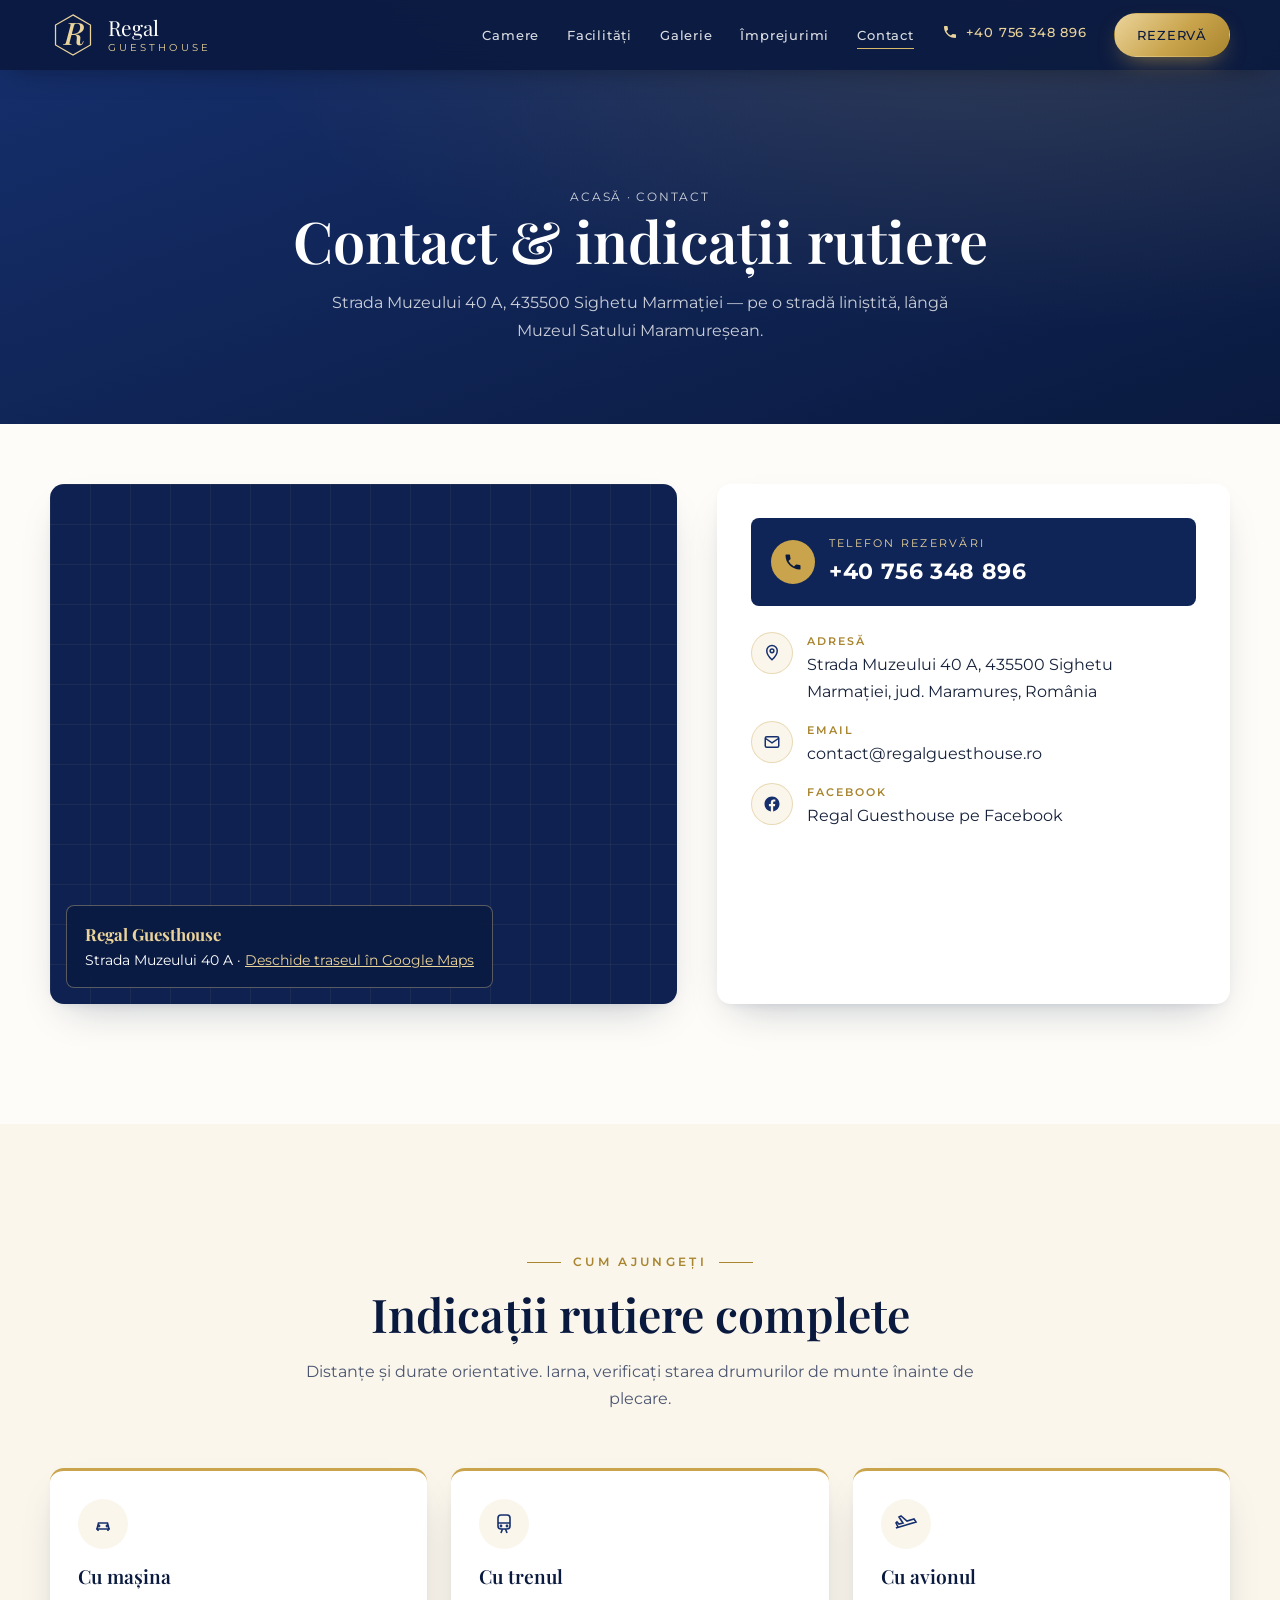
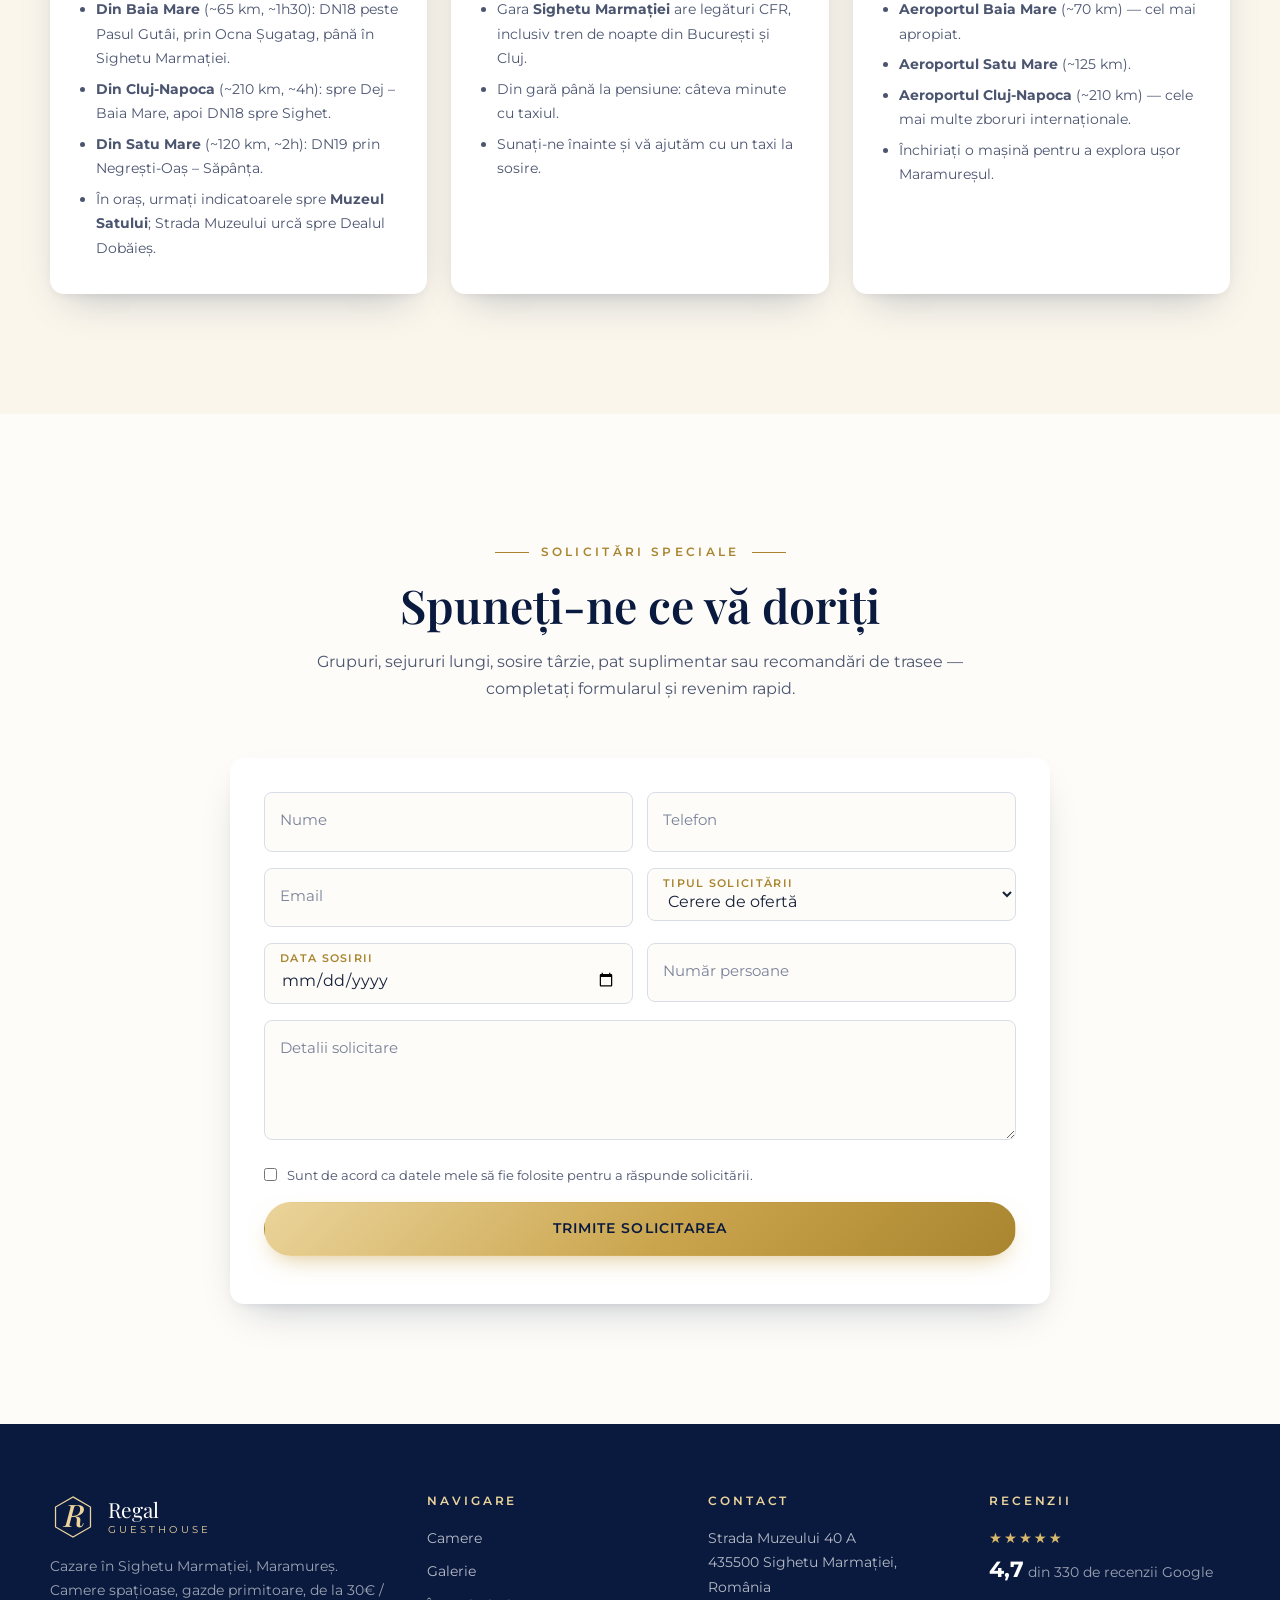
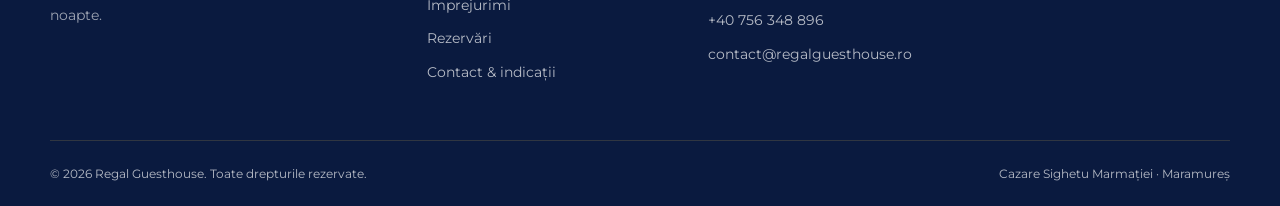
<file: contact.html>
<!DOCTYPE html>
<html lang="ro">
<head>
<meta charset="UTF-8">
<meta name="viewport" content="width=device-width, initial-scale=1.0">
<title>Contact & indicații rutiere | Regal Guesthouse Sighetu Marmației</title>
<meta name="description" content="Regal Guesthouse, Strada Muzeului 40 A, Sighetu Marmației. Telefon +40 756 348 896. Hartă, indicații rutiere din Baia Mare, Cluj și Satu Mare, formular solicitări speciale.">
<link rel="canonical" href="https://www.regalguesthouse.ro/contact.html">
<meta name="theme-color" content="#0F2557">
<meta property="og:type" content="website">
<meta property="og:locale" content="ro_RO">
<meta property="og:title" content="Contact & indicații rutiere | Regal Guesthouse Sighetu Marmației">
<meta property="og:description" content="Regal Guesthouse, Strada Muzeului 40 A, Sighetu Marmației. Telefon +40 756 348 896. Hartă, indicații rutiere din Baia Mare, Cluj și Satu Mare, formular solicitări speciale.">
<meta property="og:image" content="https://www.regalguesthouse.ro/img/fatada.webp">
<link rel="icon" href="img/favicon.svg" type="image/svg+xml">
<link rel="preconnect" href="https://fonts.googleapis.com">
<link rel="preconnect" href="https://fonts.gstatic.com" crossorigin>
<link href="https://fonts.googleapis.com/css2?family=Montserrat:wght@400;500;600;700&family=Playfair+Display:ital,wght@0,500;0,600;0,700;1,400;1,500&display=swap" rel="stylesheet">
<link rel="stylesheet" href="css/style.css">
<script src="js/config.js" defer></script>
<script src="js/main.js" defer></script>
</head>
<body>

<a class="sr-only" href="#main">Sari la conținut</a>

<header class="site-header solid">
  <div class="container">
    <a href="index.html" class="logo" aria-label="Regal Guesthouse – acasă">
      <span class="logo-mark"><svg viewBox="0 0 40 40" aria-hidden="true"><path d="M20 2.5 35.2 11.3v17.4L20 37.5 4.8 28.7V11.3z" fill="none" stroke="currentColor" stroke-width="1.1"/><text x="21" y="29" text-anchor="middle" font-family="Playfair Display, Georgia, serif" font-style="italic" font-weight="500" font-size="27" fill="currentColor">R</text></svg></span>
      <span class="logo-text">Regal<small>Guesthouse</small></span>
    </a>
    <nav aria-label="Navigare principală">
      <ul class="nav-links">
        <li><a href="index.html#camere">Camere</a></li>
        <li><a href="index.html#facilitati">Facilități</a></li>
        <li><a href="index.html#galerie">Galerie</a></li>
        <li><a href="index.html#imprejurimi">Împrejurimi</a></li>
        <li><a href="contact.html" class="active">Contact</a></li>
        <li><a href="tel:+40756348896" class="nav-phone"><svg viewBox="0 0 24 24" fill="currentColor"><path d="M6.6 10.8a15.1 15.1 0 0 0 6.6 6.6l2.2-2.2a1 1 0 0 1 1-.25 11.4 11.4 0 0 0 3.6.57 1 1 0 0 1 1 1V20a1 1 0 0 1-1 1A17 17 0 0 1 3 4a1 1 0 0 1 1-1h3.5a1 1 0 0 1 1 1c0 1.25.2 2.45.57 3.6a1 1 0 0 1-.25 1l-2.2 2.2Z"/></svg>+40 756 348 896</a></li>
        <li><a href="rezervare.html" class="btn btn-gold">Rezervă</a></li>
      </ul>
    </nav>
    <button class="burger" aria-label="Deschide meniul" aria-expanded="false"><span></span><span></span><span></span></button>
  </div>
</header>

<main id="main">
<section class="page-hero">
  <div class="container">
    <p class="breadcrumb"><a href="index.html">Acasă</a> · Contact</p>
    <h1>Contact & indicații rutiere</h1>
    <p>Strada Muzeului 40 A, 435500 Sighetu Marmației — pe o stradă liniștită, lângă Muzeul Satului Maramureșean.</p>
  </div>
</section>

<section style="padding-top:60px;">
  <div class="container contact-grid">
    <div class="map-frame map-xl reveal">
      <iframe data-src="https://maps.google.com/maps?q=Strada%20Muzeului%2040A%2C%20435500%20Sighetu%20Marma%C8%9Biei&z=14&output=embed" title="Hartă extinsă Regal Guesthouse" loading="lazy" referrerpolicy="no-referrer-when-downgrade"></iframe>
      <div class="map-pin"><strong>Regal Guesthouse</strong>Strada Muzeului 40 A · <a href="https://www.google.com/maps/dir/?api=1&destination=Strada%20Muzeului%2040A%2C%20Sighetu%20Marma%C8%9Biei" target="_blank" rel="noopener" style="color:var(--gold-300);text-decoration:underline;">Deschide traseul în Google Maps</a></div>
    </div>
    <div class="contact-card reveal">
      <a href="tel:+40756348896" class="phone-big">
        <span class="ico"><svg viewBox="0 0 24 24" fill="currentColor"><path d="M6.6 10.8a15.1 15.1 0 0 0 6.6 6.6l2.2-2.2a1 1 0 0 1 1-.25 11.4 11.4 0 0 0 3.6.57 1 1 0 0 1 1 1V20a1 1 0 0 1-1 1A17 17 0 0 1 3 4a1 1 0 0 1 1-1h3.5a1 1 0 0 1 1 1c0 1.25.2 2.45.57 3.6a1 1 0 0 1-.25 1l-2.2 2.2Z"/></svg></span>
        <span><small>Telefon rezervări</small><b>+40 756 348 896</b></span>
      </a>
      <ul class="nap">
        <li><span class="ico"><svg viewBox="0 0 24 24" fill="none" stroke="currentColor" stroke-width="2"><path d="M12 21s-7-6.2-7-12a7 7 0 0 1 14 0c0 5.8-7 12-7 12z"/><circle cx="12" cy="9" r="2.5"/></svg></span><span><small>Adresă</small>Strada Muzeului 40 A, 435500 Sighetu Marmației, jud. Maramureș, România</span></li>
        <li><span class="ico"><svg viewBox="0 0 24 24" fill="none" stroke="currentColor" stroke-width="2"><rect x="3" y="5" width="18" height="14" rx="2"/><path d="m3 7 9 6 9-6"/></svg></span><span><small>Email</small><a href="mailto:contact@regalguesthouse.ro">contact@regalguesthouse.ro</a></span></li>
        <li><span class="ico"><svg viewBox="0 0 24 24" fill="currentColor"><path d="M22 12.06C22 6.51 17.52 2 12 2S2 6.51 2 12.06c0 5 3.66 9.13 8.44 9.94v-7.03H7.9v-2.91h2.54V9.84c0-2.5 1.49-3.89 3.77-3.89 1.09 0 2.23.2 2.23.2v2.46h-1.26c-1.24 0-1.63.77-1.63 1.56v1.87h2.78l-.44 2.91h-2.34V22c4.78-.81 8.44-4.94 8.44-9.94Z"/></svg></span><span><small>Facebook</small><a href="https://www.facebook.com/search/top?q=Regal%20Guesthouse%20Sighetu%20Marmatiei" target="_blank" rel="noopener">Regal Guesthouse pe Facebook</a></span></li>
      </ul>
    </div>
  </div>
</section>

<section class="bg-cream">
  <div class="container">
    <div class="section-head reveal">
      <span class="eyebrow">Cum ajungeți</span>
      <h2>Indicații rutiere complete</h2>
      <p>Distanțe și durate orientative. Iarna, verificați starea drumurilor de munte înainte de plecare.</p>
    </div>
    <div class="directions">
      <div class="dir-card reveal">
        <div class="icon"><svg viewBox="0 0 24 24" fill="none" stroke="currentColor" stroke-width="1.6"><path d="M5 17h14M6 17l1.5-6h9L18 17M7 17v2M17 17v2"/><circle cx="8" cy="14" r=".6"/><circle cx="16" cy="14" r=".6"/></svg></div>
        <h3>Cu mașina</h3>
        <ul>
          <li><b>Din Baia Mare</b> (~65 km, ~1h30): DN18 peste Pasul Gutâi, prin Ocna Șugatag, până în Sighetu Marmației.</li>
          <li><b>Din Cluj-Napoca</b> (~210 km, ~4h): spre Dej – Baia Mare, apoi DN18 spre Sighet.</li>
          <li><b>Din Satu Mare</b> (~120 km, ~2h): DN19 prin Negrești-Oaș – Săpânța.</li>
          <li>În oraș, urmați indicatoarele spre <b>Muzeul Satului</b>; Strada Muzeului urcă spre Dealul Dobăieș.</li>
        </ul>
      </div>
      <div class="dir-card reveal">
        <div class="icon"><svg viewBox="0 0 24 24" fill="none" stroke="currentColor" stroke-width="1.6"><rect x="6" y="3" width="12" height="14" rx="3"/><path d="M6 11h12M9 21l1.5-4M15 21l-1.5-4"/><circle cx="9" cy="14" r=".6"/><circle cx="15" cy="14" r=".6"/></svg></div>
        <h3>Cu trenul</h3>
        <ul>
          <li>Gara <b>Sighetu Marmației</b> are legături CFR, inclusiv tren de noapte din București și Cluj.</li>
          <li>Din gară până la pensiune: câteva minute cu taxiul.</li>
          <li>Sunați-ne înainte și vă ajutăm cu un taxi la sosire.</li>
        </ul>
      </div>
      <div class="dir-card reveal">
        <div class="icon"><svg viewBox="0 0 24 24" fill="none" stroke="currentColor" stroke-width="1.6"><path d="M2 16l20-6-2-3-7 2-6-5-2 1 4 6-4 1-2-2-1 1 2 4z"/></svg></div>
        <h3>Cu avionul</h3>
        <ul>
          <li><b>Aeroportul Baia Mare</b> (~70 km) — cel mai apropiat.</li>
          <li><b>Aeroportul Satu Mare</b> (~125 km).</li>
          <li><b>Aeroportul Cluj-Napoca</b> (~210 km) — cele mai multe zboruri internaționale.</li>
          <li>Închiriați o mașină pentru a explora ușor Maramureșul.</li>
        </ul>
      </div>
    </div>
  </div>
</section>

<section>
  <div class="container" style="max-width:820px;">
    <div class="section-head reveal">
      <span class="eyebrow">Solicitări speciale</span>
      <h2>Spuneți-ne ce vă doriți</h2>
      <p>Grupuri, sejururi lungi, sosire târzie, pat suplimentar sau recomandări de trasee — completați formularul și revenim rapid.</p>
    </div>
    <form id="special-form" class="contact-card reveal" data-lead novalidate>
      <div class="field-row">
        <div class="field"><input type="text" id="sf-name" name="nume" placeholder=" " required autocomplete="name"><label for="sf-name">Nume</label></div>
        <div class="field"><input type="tel" id="sf-phone" name="telefon" placeholder=" " required autocomplete="tel"><label for="sf-phone">Telefon</label></div>
      </div>
      <div class="field-row">
        <div class="field"><input type="email" id="sf-email" name="email" placeholder=" " autocomplete="email"><label for="sf-email">Email</label></div>
        <div class="field">
          <select id="sf-type" name="tip">
            <option>Cerere de ofertă</option>
            <option>Grup / mai multe camere</option>
            <option>Sejur lung</option>
            <option>Sosire târzie</option>
            <option>Pat suplimentar / copii</option>
            <option>Altă solicitare</option>
          </select>
          <label for="sf-type">Tipul solicitării</label>
        </div>
      </div>
      <div class="field-row">
        <div class="field"><input type="date" id="sf-in" name="sosire" placeholder=" "><label for="sf-in">Data sosirii</label></div>
        <div class="field"><input type="number" id="sf-guests" name="persoane" min="1" max="30" placeholder=" "><label for="sf-guests">Număr persoane</label></div>
      </div>
      <div class="field"><textarea id="sf-msg" name="mesaj" placeholder=" " required></textarea><label for="sf-msg">Detalii solicitare</label></div>
      <label class="check"><input type="checkbox" name="consent" required> Sunt de acord ca datele mele să fie folosite pentru a răspunde solicitării.</label>
      <button type="submit" class="btn btn-gold btn-block">Trimite solicitarea</button>
      <p class="form-status" role="status" aria-live="polite"></p>
    </form>
  </div>
</section>
</main>

<footer class="site-footer">
  <div class="container">
    <div class="footer-grid">
      <div>
        <a href="index.html" class="logo">
          <span class="logo-mark"><svg viewBox="0 0 40 40" aria-hidden="true"><path d="M20 2.5 35.2 11.3v17.4L20 37.5 4.8 28.7V11.3z" fill="none" stroke="currentColor" stroke-width="1.1"/><text x="21" y="29" text-anchor="middle" font-family="Playfair Display, Georgia, serif" font-style="italic" font-weight="500" font-size="27" fill="currentColor">R</text></svg></span>
          <span class="logo-text">Regal<small>Guesthouse</small></span>
        </a>
        <p>Cazare în Sighetu Marmației, Maramureș. Camere spațioase, gazde primitoare, de la 30€ / noapte.</p>
      </div>
      <div>
        <h4>Navigare</h4>
        <ul>
          <li><a href="index.html#camere">Camere</a></li>
          <li><a href="index.html#galerie">Galerie</a></li>
          <li><a href="index.html#imprejurimi">Împrejurimi</a></li>
          <li><a href="rezervare.html">Rezervări</a></li>
          <li><a href="contact.html">Contact & indicații</a></li>
        </ul>
      </div>
      <div>
        <h4>Contact</h4>
        <ul>
          <li>Strada Muzeului 40 A<br>435500 Sighetu Marmației, România</li>
          <li><a href="tel:+40756348896">+40 756 348 896</a></li>
          <li><a href="mailto:contact@regalguesthouse.ro">contact@regalguesthouse.ro</a></li>
        </ul>
      </div>
      <div>
        <h4>Recenzii</h4>
        <p style="margin-top:0;"><span class="stars">★★★★★</span><br><b style="color:#fff;font-size:1.4rem;">4,7</b> din 330 de recenzii Google</p>
      </div>
    </div>
  </div>
  <div class="container footer-bottom">
    <span>© <span id="year">2026</span> Regal Guesthouse. Toate drepturile rezervate.</span>
    <span>Cazare Sighetu Marmației · Maramureș</span>
  </div>
</footer>

<nav class="mobile-bar" aria-label="Acțiuni rapide">
  <a href="tel:+40756348896"><svg viewBox="0 0 24 24" fill="currentColor"><path d="M6.6 10.8a15.1 15.1 0 0 0 6.6 6.6l2.2-2.2a1 1 0 0 1 1-.25 11.4 11.4 0 0 0 3.6.57 1 1 0 0 1 1 1V20a1 1 0 0 1-1 1A17 17 0 0 1 3 4a1 1 0 0 1 1-1h3.5a1 1 0 0 1 1 1c0 1.25.2 2.45.57 3.6a1 1 0 0 1-.25 1l-2.2 2.2Z"/></svg>Sună</a>
  <a href="rezervare.html">Rezervă acum</a>
</nav>

</body>
</html>
</file>
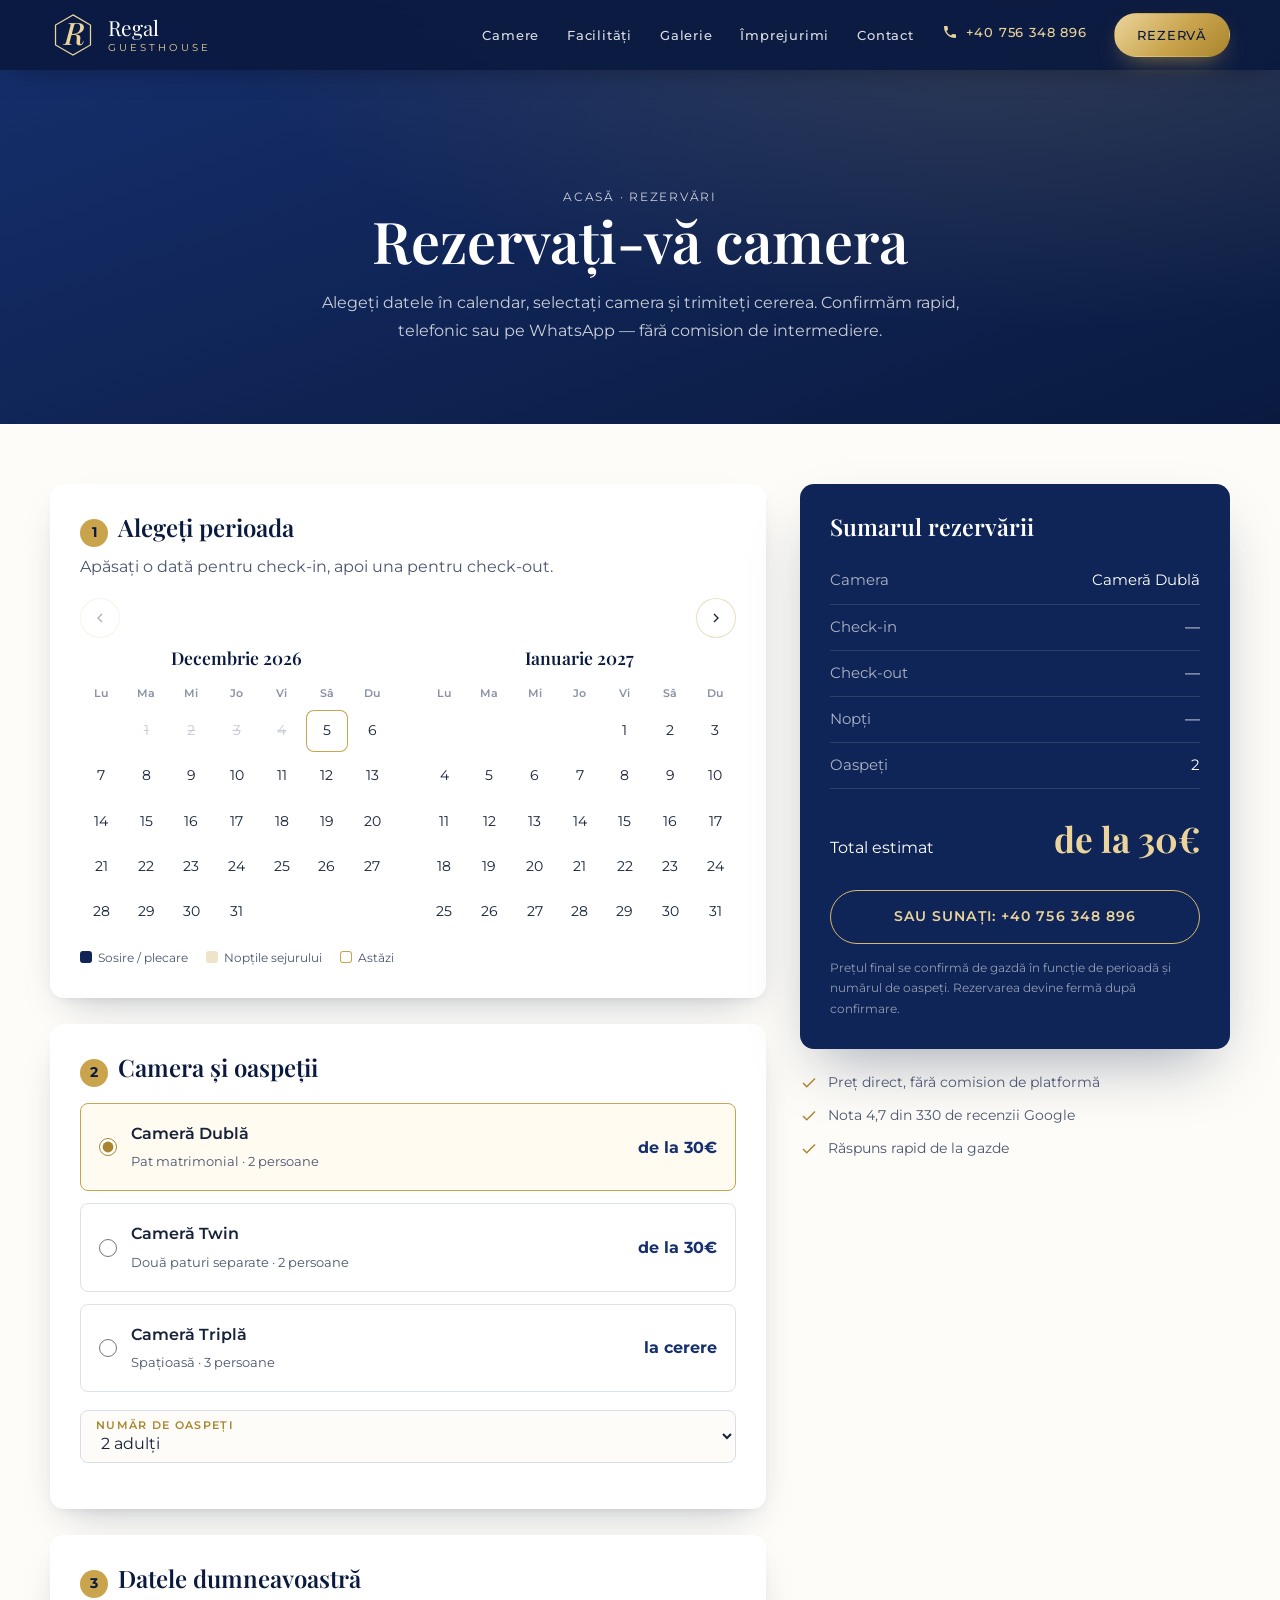
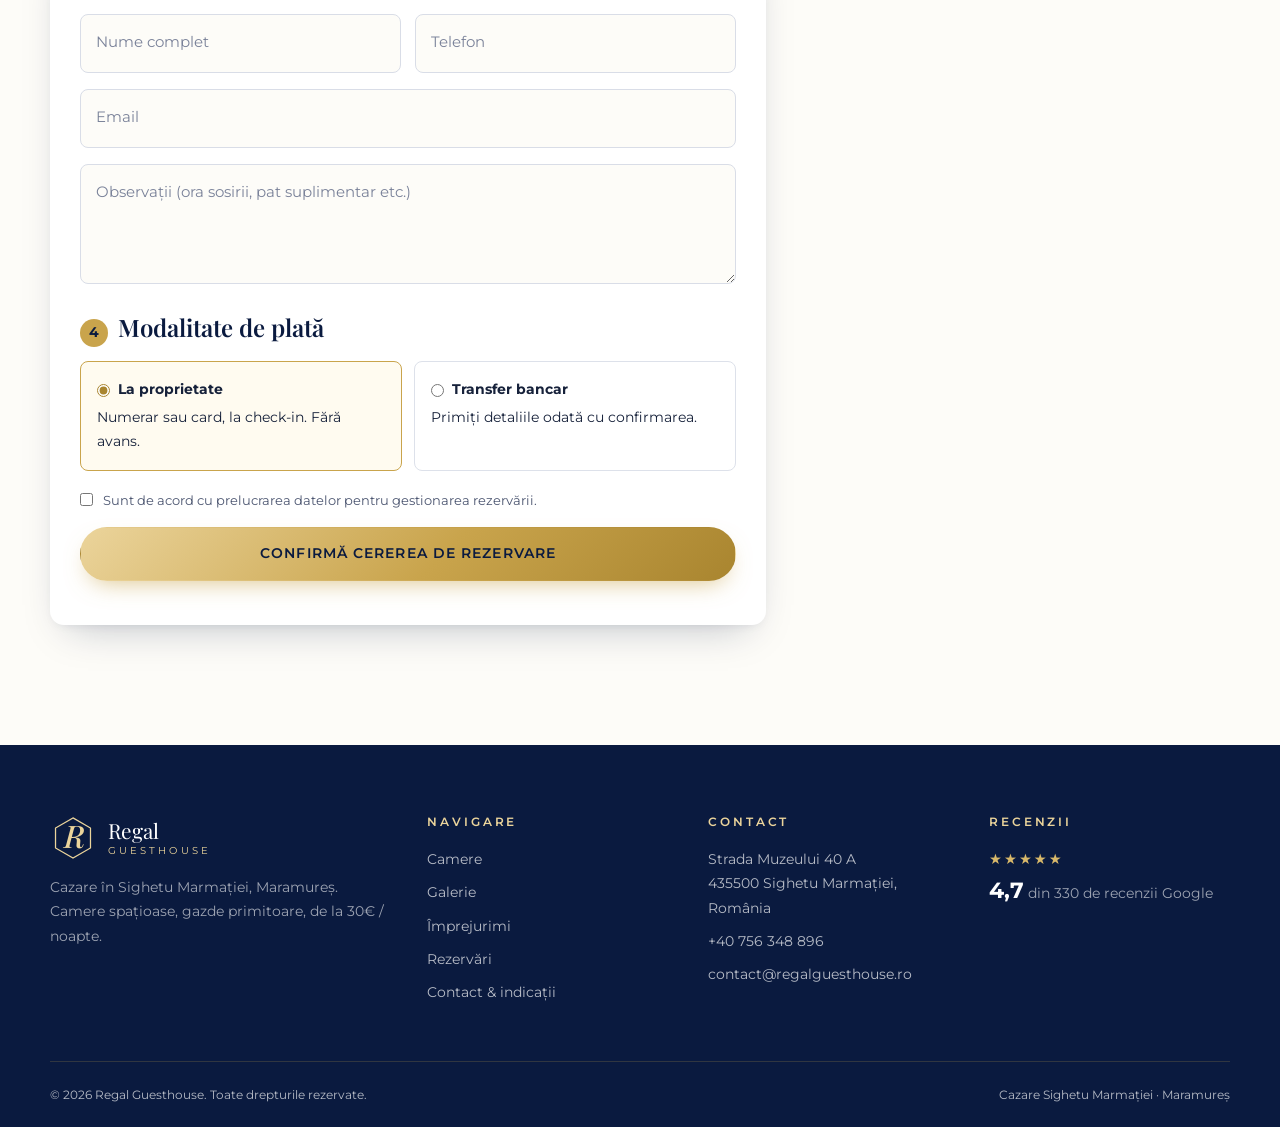
<file: rezervare.html>
<!DOCTYPE html>
<html lang="ro">
<head>
<meta charset="UTF-8">
<meta name="viewport" content="width=device-width, initial-scale=1.0">
<title>Rezervare cazare Sighetu Marmației | Regal Guesthouse</title>
<meta name="description" content="Rezervați direct, fără comision, o cameră la Regal Guesthouse în Sighetu Marmației. Calendar interactiv, de la 30€/noapte, plata la proprietate.">
<link rel="canonical" href="https://www.regalguesthouse.ro/rezervare.html">
<meta name="theme-color" content="#0F2557">
<meta property="og:type" content="website">
<meta property="og:locale" content="ro_RO">
<meta property="og:title" content="Rezervare cazare Sighetu Marmației | Regal Guesthouse">
<meta property="og:description" content="Rezervați direct, fără comision, o cameră la Regal Guesthouse în Sighetu Marmației. Calendar interactiv, de la 30€/noapte, plata la proprietate.">
<meta property="og:image" content="https://www.regalguesthouse.ro/img/fatada.webp">
<link rel="icon" href="img/favicon.svg" type="image/svg+xml">
<link rel="preconnect" href="https://fonts.googleapis.com">
<link rel="preconnect" href="https://fonts.gstatic.com" crossorigin>
<link href="https://fonts.googleapis.com/css2?family=Montserrat:wght@400;500;600;700&family=Playfair+Display:ital,wght@0,500;0,600;0,700;1,400;1,500&display=swap" rel="stylesheet">
<link rel="stylesheet" href="css/style.css">
<script src="js/config.js" defer></script>
<script src="js/main.js" defer></script>
<script src="js/booking.js" defer></script>
</head>
<body>

<a class="sr-only" href="#main">Sari la conținut</a>

<header class="site-header solid">
  <div class="container">
    <a href="index.html" class="logo" aria-label="Regal Guesthouse – acasă">
      <span class="logo-mark"><svg viewBox="0 0 40 40" aria-hidden="true"><path d="M20 2.5 35.2 11.3v17.4L20 37.5 4.8 28.7V11.3z" fill="none" stroke="currentColor" stroke-width="1.1"/><text x="21" y="29" text-anchor="middle" font-family="Playfair Display, Georgia, serif" font-style="italic" font-weight="500" font-size="27" fill="currentColor">R</text></svg></span>
      <span class="logo-text">Regal<small>Guesthouse</small></span>
    </a>
    <nav aria-label="Navigare principală">
      <ul class="nav-links">
        <li><a href="index.html#camere">Camere</a></li>
        <li><a href="index.html#facilitati">Facilități</a></li>
        <li><a href="index.html#galerie">Galerie</a></li>
        <li><a href="index.html#imprejurimi">Împrejurimi</a></li>
        <li><a href="contact.html">Contact</a></li>
        <li><a href="tel:+40756348896" class="nav-phone"><svg viewBox="0 0 24 24" fill="currentColor"><path d="M6.6 10.8a15.1 15.1 0 0 0 6.6 6.6l2.2-2.2a1 1 0 0 1 1-.25 11.4 11.4 0 0 0 3.6.57 1 1 0 0 1 1 1V20a1 1 0 0 1-1 1A17 17 0 0 1 3 4a1 1 0 0 1 1-1h3.5a1 1 0 0 1 1 1c0 1.25.2 2.45.57 3.6a1 1 0 0 1-.25 1l-2.2 2.2Z"/></svg>+40 756 348 896</a></li>
        <li><a href="rezervare.html" class="btn btn-gold" aria-current="page">Rezervă</a></li>
      </ul>
    </nav>
    <button class="burger" aria-label="Deschide meniul" aria-expanded="false"><span></span><span></span><span></span></button>
  </div>
</header>

<main id="main">
<section class="page-hero">
  <div class="container">
    <p class="breadcrumb"><a href="index.html">Acasă</a> · Rezervări</p>
    <h1>Rezervați-vă camera</h1>
    <p>Alegeți datele în calendar, selectați camera și trimiteți cererea. Confirmăm rapid, telefonic sau pe WhatsApp — fără comision de intermediere.</p>
  </div>
</section>

<section style="padding-top:60px;">
  <div class="container">
    <form id="booking-form" class="booking-layout" novalidate>
      <div>
        <div class="panel" id="cal">
          <h2><span class="step">1</span>Alegeți perioada</h2>
          <p>Apăsați o dată pentru check-in, apoi una pentru check-out.</p>
          <div class="cal-head">
            <button type="button" id="cal-prev" aria-label="Luna anterioară"><svg viewBox="0 0 24 24" fill="none" stroke="currentColor" stroke-width="2"><path d="M15 18l-6-6 6-6"/></svg></button>
            <button type="button" id="cal-next" aria-label="Luna următoare"><svg viewBox="0 0 24 24" fill="none" stroke="currentColor" stroke-width="2"><path d="M9 18l6-6-6-6"/></svg></button>
          </div>
          <div class="cal-months" id="cal-months" aria-live="polite"></div>
          <div class="cal-legend">
            <span><i style="background:var(--royal-800)"></i>Sosire / plecare</span>
            <span><i style="background:rgba(201,164,76,.3)"></i>Nopțile sejurului</span>
            <span><i style="box-shadow:inset 0 0 0 1px var(--gold-500)"></i>Astăzi</span>
          </div>
          <input type="hidden" name="checkin">
          <input type="hidden" name="checkout">
        </div>

        <div class="panel">
          <h2><span class="step">2</span>Camera și oaspeții</h2>
          <div class="room-options">
            <label class="room-option"><input type="radio" name="camera" value="dubla" checked><span><span class="ro-name">Cameră Dublă</span><br><span class="ro-desc">Pat matrimonial · 2 persoane</span></span><span class="ro-price">de la 30€</span></label>
            <label class="room-option"><input type="radio" name="camera" value="twin"><span><span class="ro-name">Cameră Twin</span><br><span class="ro-desc">Două paturi separate · 2 persoane</span></span><span class="ro-price">de la 30€</span></label>
            <label class="room-option"><input type="radio" name="camera" value="tripla"><span><span class="ro-name">Cameră Triplă</span><br><span class="ro-desc">Spațioasă · 3 persoane</span></span><span class="ro-price">la cerere</span></label>
          </div>
          <div class="field" style="margin-top:18px;">
            <select id="bk-guests" name="oaspeti">
              <option value="1">1 adult</option>
              <option value="2" selected>2 adulți</option>
              <option value="3">3 adulți</option>
              <option value="4">4 persoane</option>
              <option value="5">5+ persoane</option>
            </select>
            <label for="bk-guests">Număr de oaspeți</label>
          </div>
        </div>

        <div class="panel">
          <h2><span class="step">3</span>Datele dumneavoastră</h2>
          <div class="field-row" style="margin-top:16px;">
            <div class="field"><input type="text" id="bk-name" name="nume" placeholder=" " required autocomplete="name"><label for="bk-name">Nume complet</label></div>
            <div class="field"><input type="tel" id="bk-phone" name="telefon" placeholder=" " required autocomplete="tel"><label for="bk-phone">Telefon</label></div>
          </div>
          <div class="field"><input type="email" id="bk-email" name="email" placeholder=" " autocomplete="email"><label for="bk-email">Email</label></div>
          <div class="field"><textarea id="bk-notes" name="observatii" placeholder=" "></textarea><label for="bk-notes">Observații (ora sosirii, pat suplimentar etc.)</label></div>

          <h2 style="margin-top:22px;"><span class="step">4</span>Modalitate de plată</h2>
          <div class="pay-options">
            <label class="pay-option"><strong><input type="radio" name="plata" value="La proprietate" checked> La proprietate</strong>Numerar sau card, la check-in. Fără avans.</label>
            <label class="pay-option"><strong><input type="radio" name="plata" value="Transfer bancar"> Transfer bancar</strong>Primiți detaliile odată cu confirmarea.</label>
          </div>
          <label class="check"><input type="checkbox" name="consent" required> Sunt de acord cu prelucrarea datelor pentru gestionarea rezervării.</label>
          <button type="submit" class="btn btn-gold btn-block">Confirmă cererea de rezervare</button>
          <p class="form-status" role="status" aria-live="polite"></p>
        </div>
      </div>

      <aside class="summary">
        <div class="summary-card">
          <h3>Sumarul rezervării</h3>
          <div class="summary-row"><span>Camera</span><span id="sum-room">—</span></div>
          <div class="summary-row"><span>Check-in</span><span id="sum-in">—</span></div>
          <div class="summary-row"><span>Check-out</span><span id="sum-out">—</span></div>
          <div class="summary-row"><span>Nopți</span><span id="sum-nights">—</span></div>
          <div class="summary-row"><span>Oaspeți</span><span id="sum-guests">—</span></div>
          <div class="summary-total"><span>Total estimat</span><b id="sum-total">—</b></div>
          <a href="tel:+40756348896" class="btn btn-outline btn-block">Sau sunați: +40 756 348 896</a>
          <p class="fine">Prețul final se confirmă de gazdă în funcție de perioadă și numărul de oaspeți. Rezervarea devine fermă după confirmare.</p>
        </div>
        <ul class="assure">
          <li><svg viewBox="0 0 24 24" fill="none" stroke="currentColor" stroke-width="2"><path d="M20 6 9 17l-5-5"/></svg>Preț direct, fără comision de platformă</li>
          <li><svg viewBox="0 0 24 24" fill="none" stroke="currentColor" stroke-width="2"><path d="M20 6 9 17l-5-5"/></svg>Nota 4,7 din 330 de recenzii Google</li>
          <li><svg viewBox="0 0 24 24" fill="none" stroke="currentColor" stroke-width="2"><path d="M20 6 9 17l-5-5"/></svg>Răspuns rapid de la gazde</li>
        </ul>
      </aside>
    </form>
  </div>
</section>
</main>

<footer class="site-footer">
  <div class="container">
    <div class="footer-grid">
      <div>
        <a href="index.html" class="logo">
          <span class="logo-mark"><svg viewBox="0 0 40 40" aria-hidden="true"><path d="M20 2.5 35.2 11.3v17.4L20 37.5 4.8 28.7V11.3z" fill="none" stroke="currentColor" stroke-width="1.1"/><text x="21" y="29" text-anchor="middle" font-family="Playfair Display, Georgia, serif" font-style="italic" font-weight="500" font-size="27" fill="currentColor">R</text></svg></span>
          <span class="logo-text">Regal<small>Guesthouse</small></span>
        </a>
        <p>Cazare în Sighetu Marmației, Maramureș. Camere spațioase, gazde primitoare, de la 30€ / noapte.</p>
      </div>
      <div>
        <h4>Navigare</h4>
        <ul>
          <li><a href="index.html#camere">Camere</a></li>
          <li><a href="index.html#galerie">Galerie</a></li>
          <li><a href="index.html#imprejurimi">Împrejurimi</a></li>
          <li><a href="rezervare.html">Rezervări</a></li>
          <li><a href="contact.html">Contact & indicații</a></li>
        </ul>
      </div>
      <div>
        <h4>Contact</h4>
        <ul>
          <li>Strada Muzeului 40 A<br>435500 Sighetu Marmației, România</li>
          <li><a href="tel:+40756348896">+40 756 348 896</a></li>
          <li><a href="mailto:contact@regalguesthouse.ro">contact@regalguesthouse.ro</a></li>
        </ul>
      </div>
      <div>
        <h4>Recenzii</h4>
        <p style="margin-top:0;"><span class="stars">★★★★★</span><br><b style="color:#fff;font-size:1.4rem;">4,7</b> din 330 de recenzii Google</p>
      </div>
    </div>
  </div>
  <div class="container footer-bottom">
    <span>© <span id="year">2026</span> Regal Guesthouse. Toate drepturile rezervate.</span>
    <span>Cazare Sighetu Marmației · Maramureș</span>
  </div>
</footer>

<nav class="mobile-bar" aria-label="Acțiuni rapide">
  <a href="tel:+40756348896"><svg viewBox="0 0 24 24" fill="currentColor"><path d="M6.6 10.8a15.1 15.1 0 0 0 6.6 6.6l2.2-2.2a1 1 0 0 1 1-.25 11.4 11.4 0 0 0 3.6.57 1 1 0 0 1 1 1V20a1 1 0 0 1-1 1A17 17 0 0 1 3 4a1 1 0 0 1 1-1h3.5a1 1 0 0 1 1 1c0 1.25.2 2.45.57 3.6a1 1 0 0 1-.25 1l-2.2 2.2Z"/></svg>Sună</a>
  <a href="rezervare.html">Rezervă acum</a>
</nav>

</body>
</html>
</file>
<file: css/style.css>
/* ============ REGAL GUESTHOUSE — DESIGN TOKENS ============ */
:root{
  --royal-900:#0A1A3F;
  --royal-800:#0F2557;
  --royal-700:#16306E;
  --royal-600:#1E3F8A;
  --royal-mat:#13295C;
  --gold-500:#C9A44C;
  --gold-400:#D8B86A;
  --gold-300:#EBD49B;
  --gold-600:#A9852F;
  --cream:#FAF6EC;
  --pearl:#FDFCF8;
  --ink:#16213A;
  --ink-soft:#4B5570;
  --line:rgba(201,164,76,.35);
  --radius:14px;
  --radius-sm:8px;
  --shadow-soft:0 18px 40px -18px rgba(10,26,63,.28), 0 4px 12px -6px rgba(10,26,63,.12);
  --shadow-lift:0 28px 60px -20px rgba(10,26,63,.38);
  --glass:rgba(255,255,255,.12);
  --glass-border:rgba(235,212,155,.35);
  --serif:'Playfair Display',Georgia,serif;
  --sans:'Montserrat',system-ui,-apple-system,sans-serif;
}

*,*::before,*::after{box-sizing:border-box;margin:0;padding:0;}
html{scroll-behavior:smooth;}
body{
  font-family:var(--sans);
  font-size:16px;
  line-height:1.7;
  color:var(--ink);
  background:var(--pearl);
  overflow-x:hidden;
  -webkit-font-smoothing:antialiased;
}
img{max-width:100%;height:auto;display:block;}
a{color:inherit;text-decoration:none;}
button,input,select,textarea{font:inherit;color:inherit;}

h1,h2,h3,h4{font-family:var(--serif);font-weight:600;line-height:1.15;color:var(--royal-900);}
h1{font-size:clamp(2.4rem,6vw,4.4rem);}
h2{font-size:clamp(1.9rem,4vw,2.9rem);}
h3{font-size:1.45rem;}
p{color:var(--ink-soft);}

.container{width:min(1180px,100% - 40px);margin-inline:auto;}
section{padding:clamp(70px,10vw,120px) 0;position:relative;}

.eyebrow{
  display:inline-flex;align-items:center;gap:12px;
  font-size:.74rem;font-weight:600;letter-spacing:.28em;text-transform:uppercase;
  color:var(--gold-600);margin-bottom:16px;
}
.eyebrow::before{content:"";width:34px;height:1px;background:currentColor;}
.section-head{text-align:center;max-width:680px;margin:0 auto 56px;}
.section-head .eyebrow::after{content:"";width:34px;height:1px;background:currentColor;}
.section-head p{margin-top:16px;}

.bg-royal{background:var(--royal-800);color:#fff;}
.bg-royal h2,.bg-royal h3{color:#fff;}
.bg-royal p{color:rgba(255,255,255,.75);}
.bg-royal .eyebrow{color:var(--gold-300);}
.bg-cream{background:var(--cream);}

/* ============ BUTTONS ============ */
.btn{
  display:inline-flex;align-items:center;justify-content:center;gap:10px;
  padding:14px 30px;border-radius:999px;border:1px solid transparent;
  font-weight:600;font-size:.86rem;letter-spacing:.08em;text-transform:uppercase;
  cursor:pointer;transition:transform .25s,box-shadow .25s,background .25s,color .25s;
}
.btn-gold{
  background:linear-gradient(135deg,var(--gold-300),var(--gold-500) 55%,var(--gold-600));
  color:var(--royal-900);box-shadow:0 10px 24px -10px rgba(201,164,76,.7);
}
.btn-gold:hover{transform:translateY(-2px);box-shadow:0 16px 30px -10px rgba(201,164,76,.85);}
.btn-outline{border-color:var(--gold-400);color:var(--gold-300);background:transparent;}
.btn-outline:hover{background:rgba(201,164,76,.12);}
.btn-outline.dark{color:var(--royal-800);border-color:var(--gold-500);}
.btn-block{width:100%;}

/* ============ HEADER ============ */
.site-header{
  position:fixed;inset:0 0 auto 0;z-index:50;
  transition:background .35s,box-shadow .35s,padding .35s;
  padding:22px 0;
}
.site-header.scrolled,.site-header.solid{
  background:rgba(10,26,63,.92);backdrop-filter:blur(12px);-webkit-backdrop-filter:blur(12px);
  box-shadow:0 6px 30px -12px rgba(0,0,0,.5);padding:12px 0;
}
.site-header .container{display:flex;align-items:center;justify-content:space-between;gap:20px;}
.logo{display:flex;align-items:center;gap:12px;color:#fff;}
.logo-mark{width:46px;height:46px;display:grid;place-items:center;color:var(--gold-300);}
.logo-mark svg{width:46px;height:46px;overflow:visible;}
.logo-text{font-family:var(--serif);font-size:1.3rem;line-height:1;}
.logo-text small{display:block;font-family:var(--sans);font-size:.6rem;letter-spacing:.32em;text-transform:uppercase;color:var(--gold-300);margin-top:5px;}
.nav-links{display:flex;align-items:center;gap:28px;list-style:none;}
.nav-links a{color:rgba(255,255,255,.85);font-size:.82rem;font-weight:500;letter-spacing:.06em;position:relative;}
.nav-links a:not(.btn)::after{content:"";position:absolute;left:0;bottom:-6px;width:0;height:1px;background:var(--gold-400);transition:width .3s;}
.nav-links a:not(.btn):hover::after,.nav-links a.active::after{width:100%;}
.nav-links .btn{padding:10px 22px;color:var(--royal-900);}
.nav-phone{display:inline-flex;align-items:center;gap:8px;color:var(--gold-300)!important;}
.nav-phone svg{width:16px;height:16px;}
.burger{display:none;background:none;border:0;width:42px;height:42px;cursor:pointer;flex-direction:column;justify-content:center;gap:6px;align-items:center;}
.burger span{width:24px;height:2px;background:var(--gold-300);transition:.3s;}
.burger.open span:nth-child(1){transform:translateY(8px) rotate(45deg);}
.burger.open span:nth-child(2){opacity:0;}
.burger.open span:nth-child(3){transform:translateY(-8px) rotate(-45deg);}

/* ============ 1. HERO ============ */
.hero{
  min-height:100svh;display:flex;align-items:center;padding:140px 0 200px;
  color:#fff;overflow:hidden;isolation:isolate;
}
.hero-bg{
  position:absolute;inset:-12% 0;z-index:-2;
  background:url(../img/fatada.webp) center/cover no-repeat;
  will-change:transform;
}
.hero::before{
  content:"";position:absolute;inset:0;z-index:-1;
  background:
    linear-gradient(180deg,rgba(10,26,63,.55) 0%,rgba(15,37,87,.72) 55%,rgba(10,26,63,.95) 100%),
    radial-gradient(ellipse at 20% 30%,rgba(201,164,76,.18),transparent 55%);
}
.hero h1{color:#fff;max-width:820px;}
.hero h1 em{font-style:italic;color:var(--gold-300);font-weight:500;}
.hero .lead{max-width:600px;margin-top:22px;font-size:1.1rem;color:rgba(255,255,255,.85);}
.hero-rating{
  display:inline-flex;align-items:center;gap:12px;margin-bottom:26px;
  padding:8px 18px 8px 10px;border-radius:999px;
  background:var(--glass);border:1px solid var(--glass-border);
  backdrop-filter:blur(10px);-webkit-backdrop-filter:blur(10px);font-size:.85rem;
}
.hero-rating b{background:var(--gold-500);color:var(--royal-900);border-radius:999px;padding:2px 10px;}
.stars{color:var(--gold-400);letter-spacing:2px;}
.hero-ctas{display:flex;flex-wrap:wrap;gap:14px;margin-top:34px;}

/* floating booking engine */
.booking-bar{
  position:absolute;left:50%;bottom:48px;transform:translateX(-50%);
  width:min(1080px,100% - 40px);z-index:5;
  display:grid;grid-template-columns:1fr 1fr 1fr auto;gap:12px;align-items:end;
  padding:18px;border-radius:var(--radius);
  background:rgba(255,255,255,.14);border:1px solid var(--glass-border);
  backdrop-filter:blur(16px) saturate(140%);-webkit-backdrop-filter:blur(16px) saturate(140%);
  box-shadow:0 30px 60px -25px rgba(0,0,0,.6);
}
.booking-bar label{display:block;font-size:.68rem;letter-spacing:.2em;text-transform:uppercase;color:var(--gold-300);margin-bottom:6px;font-weight:600;}
.booking-bar input,.booking-bar select{
  width:100%;padding:12px 14px;border-radius:var(--radius-sm);
  border:1px solid rgba(255,255,255,.3);background:rgba(10,26,63,.45);color:#fff;
  color-scheme:dark;
}
.booking-bar select option{color:var(--ink);}
.booking-bar .btn{height:48px;}
.booking-bar>div{min-width:0;}
.booking-bar input[type=date]{min-width:0;-webkit-appearance:none;appearance:none;min-height:46px;}

/* ============ 2. MOTTO ============ */
.motto{background:var(--royal-mat);text-align:center;overflow:hidden;}
.motto::before{
  content:"";position:absolute;inset:24px;border:1px solid rgba(201,164,76,.18);border-radius:var(--radius);pointer-events:none;
}
.motto blockquote{
  font-family:var(--serif);font-style:italic;font-weight:400;
  font-size:clamp(1.6rem,3.6vw,2.6rem);line-height:1.35;color:var(--gold-300);
  max-width:860px;margin:0 auto;
}
.motto blockquote::before{content:"“";display:block;font-size:4rem;line-height:.6;color:var(--gold-500);margin-bottom:14px;}
.motto cite{display:block;margin-top:18px;font-style:normal;font-size:.75rem;letter-spacing:.3em;text-transform:uppercase;color:rgba(255,255,255,.6);}
.pillars{display:grid;grid-template-columns:repeat(3,1fr);gap:32px;margin-top:70px;}
.pillar{padding:10px 18px;}
.pillar .icon{
  width:74px;height:74px;margin:0 auto 20px;border-radius:50%;
  border:1px solid var(--gold-500);display:grid;place-items:center;color:var(--gold-400);
}
.pillar .icon svg{width:32px;height:32px;}
.pillar h3{color:#fff;font-size:1.3rem;margin-bottom:10px;}
.pillar p{color:rgba(255,255,255,.7);font-size:.95rem;}

/* ============ 3. ROOMS ============ */
.rooms-grid{display:grid;grid-template-columns:repeat(3,1fr);gap:30px;}
.room-card{
  background:#fff;border-radius:var(--radius);overflow:hidden;
  box-shadow:var(--shadow-soft);transition:transform .35s,box-shadow .35s;display:flex;flex-direction:column;
}
.room-card:hover{transform:translateY(-6px);box-shadow:var(--shadow-lift);}
.room-media{position:relative;aspect-ratio:4/3;overflow:hidden;}
.room-media img,.room-media .ph{width:100%;height:100%;object-fit:cover;transition:transform .8s cubic-bezier(.2,.7,.2,1);}
.room-card:hover .room-media img,.room-card:hover .room-media .ph{transform:scale(1.08);}
.price-tag{
  position:absolute;top:16px;right:16px;
  background:linear-gradient(135deg,var(--gold-300),var(--gold-500));color:var(--royal-900);
  padding:8px 14px;border-radius:999px;font-weight:700;font-size:.85rem;
  box-shadow:0 8px 18px -8px rgba(0,0,0,.4);transition:transform .35s;
}
.price-tag small{font-weight:500;font-size:.7rem;}
.room-card:hover .price-tag{transform:scale(1.1);}
.room-body{padding:26px 26px 28px;display:flex;flex-direction:column;flex:1;}
.room-body h3{margin-bottom:8px;}
.room-features{list-style:none;display:flex;flex-wrap:wrap;gap:8px;margin:16px 0 22px;}
.room-features li{font-size:.75rem;padding:5px 12px;border-radius:999px;background:var(--cream);color:var(--royal-700);border:1px solid var(--line);}
.room-body .btn{margin-top:auto;align-self:flex-start;}

/* illustrated placeholder (for photos not yet supplied) */
.ph{
  display:grid;place-items:center;text-align:center;
  background:
    radial-gradient(circle at 30% 20%,rgba(201,164,76,.25),transparent 50%),
    linear-gradient(140deg,var(--royal-700),var(--royal-900));
  color:var(--gold-300);
}
.ph svg{width:56px;height:56px;opacity:.85;}
.ph span{display:block;margin-top:10px;font-size:.72rem;letter-spacing:.2em;text-transform:uppercase;color:rgba(255,255,255,.6);}

/* ============ 4. AMENITIES CAROUSEL ============ */
.amenities-wrap{display:grid;grid-template-columns:.9fr 1.1fr;gap:60px;align-items:center;}
.carousel{position:relative;}
.carousel-track{
  display:flex;gap:20px;overflow-x:auto;scroll-snap-type:x mandatory;scroll-behavior:smooth;
  scrollbar-width:none;padding-bottom:6px;
}
.carousel-track::-webkit-scrollbar{display:none;}
.slide{
  flex:0 0 82%;scroll-snap-align:start;border-radius:var(--radius);overflow:hidden;
  position:relative;aspect-ratio:4/5;box-shadow:var(--shadow-soft);background:var(--royal-800);
}
.slide img,.slide .ph{width:100%;height:100%;object-fit:cover;}
.slide-caption{
  position:absolute;left:16px;right:16px;bottom:16px;padding:14px 18px;border-radius:var(--radius-sm);
  background:rgba(10,26,63,.45);border:1px solid var(--glass-border);color:#fff;
  backdrop-filter:blur(12px);-webkit-backdrop-filter:blur(12px);
}
.slide-caption strong{font-family:var(--serif);font-size:1.1rem;display:block;}
.slide-caption span{font-size:.8rem;color:rgba(255,255,255,.75);}
.carousel-nav{display:flex;gap:10px;margin-top:22px;}
.carousel-nav button{
  width:46px;height:46px;border-radius:50%;border:1px solid var(--gold-500);background:#fff;color:var(--royal-800);
  cursor:pointer;display:grid;place-items:center;transition:background .25s;
}
.carousel-nav button:hover{background:var(--gold-300);}
.carousel-nav svg{width:18px;height:18px;}
.amenity-list{list-style:none;display:grid;grid-template-columns:1fr 1fr;gap:14px 20px;margin-top:28px;}
.amenity-list li{display:flex;gap:10px;align-items:flex-start;font-size:.92rem;color:var(--ink);}
.amenity-list svg{flex:0 0 20px;width:20px;height:20px;color:var(--gold-500);margin-top:3px;}

/* ============ 5. TRUST BAND + TESTIMONIALS ============ */
.trust-band{
  background:linear-gradient(100deg,var(--gold-600),var(--gold-400) 40%,var(--gold-300) 60%,var(--gold-500));
  color:var(--royal-900);padding:34px 0;
}
.trust-band .container{display:flex;align-items:center;justify-content:space-between;gap:30px;flex-wrap:wrap;}
.trust-score{display:flex;align-items:center;gap:22px;}
.trust-score .big{font-family:var(--serif);font-size:4rem;font-weight:700;line-height:1;}
.trust-score .stars{color:var(--royal-800);font-size:1.3rem;}
.trust-score p{color:var(--royal-800);font-weight:600;font-size:.9rem;}
.trust-sub{display:flex;gap:34px;flex-wrap:wrap;}
.trust-sub div{text-align:center;}
.trust-sub strong{display:block;font-family:var(--serif);font-size:1.8rem;}
.trust-sub span{font-size:.72rem;letter-spacing:.2em;text-transform:uppercase;font-weight:600;}

.testimonials{background:var(--royal-900);}
.t-viewport{overflow:hidden;max-width:860px;margin:0 auto;}
.t-track{display:flex;transition:transform .8s cubic-bezier(.65,0,.35,1);}
.t-slide{flex:0 0 100%;padding:0 20px;text-align:center;}
.t-slide blockquote{font-family:var(--serif);font-style:italic;font-size:clamp(1.3rem,2.6vw,1.9rem);line-height:1.45;color:#fff;}
.t-slide .t-meta{margin-top:22px;font-size:.78rem;letter-spacing:.2em;text-transform:uppercase;color:var(--gold-300);}
.t-dots{display:flex;justify-content:center;gap:10px;margin-top:34px;}
.t-dots button{width:10px;height:10px;border-radius:50%;border:1px solid var(--gold-400);background:transparent;cursor:pointer;transition:.3s;}
.t-dots button.active{background:var(--gold-400);width:28px;border-radius:999px;}
.chips{display:flex;flex-wrap:wrap;justify-content:center;gap:12px;margin-top:46px;}
.chip{padding:9px 18px;border-radius:999px;border:1px solid rgba(201,164,76,.45);color:rgba(255,255,255,.85);font-size:.85rem;}
.chip b{color:var(--gold-300);margin-left:6px;}

/* ============ 6. RELAX ============ */
.relax{text-align:center;}
.relax-grid{display:grid;grid-template-columns:repeat(3,1fr);gap:40px;margin-top:60px;}
.relax-item .num{font-family:var(--serif);font-size:3rem;color:var(--gold-500);line-height:1;}
.relax-item h3{font-size:1.2rem;margin:14px 0 8px;}
.relax-item svg{width:44px;height:44px;color:var(--royal-700);margin:0 auto;}
.divider{width:80px;height:1px;background:var(--gold-500);margin:26px auto 0;position:relative;}
.divider::after{content:"";position:absolute;left:50%;top:50%;width:8px;height:8px;background:var(--gold-500);transform:translate(-50%,-50%) rotate(45deg);}

/* ============ 7. STORY (split) ============ */
.story-grid{display:grid;grid-template-columns:1fr 1fr;gap:70px;align-items:center;}
.story-text p{margin-top:16px;}
.story-text .dropcap::first-letter{
  float:left;font-family:var(--serif);font-size:4.6rem;line-height:.85;
  color:var(--gold-500);padding:6px 12px 0 0;font-weight:700;
}
.story-images{display:grid;grid-template-columns:1.2fr .8fr;grid-template-rows:auto auto;gap:18px;}
.story-images figure{border-radius:var(--radius);overflow:hidden;box-shadow:var(--shadow-soft);}
.story-images figure:first-child{grid-row:span 2;}
.story-images img{width:100%;height:100%;object-fit:cover;}
.signature{margin-top:26px;font-family:var(--serif);font-style:italic;font-size:1.3rem;color:var(--royal-700);}

/* ============ MOMENTE / TRADIȚII ============ */
.moments-grid{display:grid;grid-template-columns:repeat(4,1fr);gap:20px;}
.moment{position:relative;border-radius:var(--radius);overflow:hidden;aspect-ratio:3/4;box-shadow:0 24px 50px -24px rgba(0,0,0,.6);}
.moment img{width:100%;height:100%;object-fit:cover;transition:transform .8s cubic-bezier(.2,.7,.2,1);}
.moment:hover img{transform:scale(1.06);}
.moment figcaption{
  position:absolute;left:12px;right:12px;bottom:12px;padding:12px 16px;border-radius:var(--radius-sm);color:#fff;
  background:rgba(10,26,63,.45);border:1px solid var(--glass-border);backdrop-filter:blur(12px);-webkit-backdrop-filter:blur(12px);
}
.moment strong{display:block;font-family:var(--serif);font-size:1.05rem;color:var(--gold-300);}
.moment span{font-size:.8rem;color:rgba(255,255,255,.8);}

/* ============ 8. GALLERY (masonry) ============ */
.masonry{columns:3 280px;column-gap:18px;}
.masonry-item{
  break-inside:avoid;margin-bottom:18px;border-radius:var(--radius);overflow:hidden;
  position:relative;cursor:zoom-in;box-shadow:var(--shadow-soft);display:block;width:100%;border:0;padding:0;background:none;
}
.masonry-item img,.masonry-item .ph{width:100%;transition:transform .6s;}
.masonry-item .ph{aspect-ratio:var(--ar,1);}
.masonry-item:hover img,.masonry-item:hover .ph{transform:scale(1.05);}
.masonry-item figcaption{
  position:absolute;inset:auto 0 0 0;padding:28px 16px 14px;color:#fff;font-size:.82rem;text-align:left;
  background:linear-gradient(transparent,rgba(10,26,63,.85));opacity:0;transform:translateY(8px);transition:.35s;
}
.masonry-item:hover figcaption,.masonry-item:focus-visible figcaption{opacity:1;transform:none;}

.lightbox{
  position:fixed;inset:0;z-index:100;background:rgba(6,14,36,.94);
  display:none;align-items:center;justify-content:center;padding:60px 20px;
}
.lightbox.open{display:flex;}
.lightbox-stage{max-width:min(1000px,100%);max-height:100%;text-align:center;}
.lightbox-stage img,.lightbox-stage .ph{max-height:76vh;width:auto;margin:0 auto;border-radius:var(--radius-sm);}
.lightbox-stage .ph{width:min(600px,80vw);aspect-ratio:4/3;}
.lightbox-cap{color:var(--gold-300);margin-top:14px;font-size:.9rem;}
.lb-btn{
  position:absolute;width:52px;height:52px;border-radius:50%;border:1px solid var(--gold-500);
  background:rgba(255,255,255,.06);color:var(--gold-300);cursor:pointer;display:grid;place-items:center;
}
.lb-btn svg{width:20px;height:20px;}
.lb-close{top:20px;right:20px;}
.lb-prev{left:20px;top:50%;transform:translateY(-50%);}
.lb-next{right:20px;top:50%;transform:translateY(-50%);}

/* ============ 9. SURROUNDINGS TIMELINE ============ */
.route{position:relative;margin-top:20px;}
.route-track{
  display:flex;gap:26px;overflow-x:auto;scroll-snap-type:x mandatory;padding:40px 4px 20px;
  scrollbar-width:thin;scrollbar-color:var(--gold-500) transparent;
}
.route-track::before{
  content:"";position:absolute;left:0;right:0;top:61px;height:2px;
  background:repeating-linear-gradient(90deg,var(--gold-500) 0 10px,transparent 10px 18px);
}
.stop{flex:0 0 260px;scroll-snap-align:start;position:relative;padding-top:46px;}
.stop .anchor{
  position:absolute;top:8px;left:0;width:30px;height:30px;border-radius:50%;
  background:var(--royal-800);border:2px solid var(--gold-400);display:grid;place-items:center;
  box-shadow:0 0 0 6px rgba(201,164,76,.18);transition:transform .3s,background .3s;
}
.stop .anchor::after{content:"";width:8px;height:8px;border-radius:50%;background:var(--gold-400);}
.stop:first-child .anchor{background:var(--gold-500);}
.stop:hover .anchor,.stop:focus-within .anchor{transform:scale(1.2);background:var(--gold-500);}
.stop-card{
  background:rgba(255,255,255,.06);border:1px solid rgba(201,164,76,.3);border-radius:var(--radius);
  padding:22px;height:100%;transition:background .3s,transform .3s;
}
.stop:hover .stop-card{background:rgba(255,255,255,.1);transform:translateY(-4px);}
.stop-img{width:calc(100% + 44px);max-width:none;margin:-22px -22px 16px;aspect-ratio:16/10;object-fit:cover;border-radius:var(--radius) var(--radius) 0 0;}
.stop-card{overflow:hidden;}
.stop-card .dist{font-size:.72rem;letter-spacing:.18em;text-transform:uppercase;color:var(--gold-300);font-weight:600;}
.stop-card h3{font-size:1.15rem;margin:8px 0;color:#fff;}
.stop-card p{font-size:.88rem;}
.route-hint{font-size:.78rem;color:rgba(255,255,255,.55);margin-top:6px;}

/* ============ 10. CONTACT ============ */
.contact-grid{display:grid;grid-template-columns:1.1fr .9fr;gap:40px;align-items:stretch;}
.map-frame{
  position:relative;border-radius:var(--radius);overflow:hidden;min-height:440px;box-shadow:var(--shadow-soft);
  background:
    linear-gradient(rgba(235,212,155,.07) 1px,transparent 1px) 0 0/40px 40px,
    linear-gradient(90deg,rgba(235,212,155,.07) 1px,transparent 1px) 0 0/40px 40px,
    var(--royal-800);
}
.map-frame iframe{
  position:absolute;inset:0;width:100%;height:100%;border:0;
  filter:grayscale(1) sepia(.25) hue-rotate(180deg) saturate(1.6) brightness(.92) contrast(1.05);
}
.map-frame::after{content:"";position:absolute;inset:0;background:rgba(15,37,87,.12);pointer-events:none;mix-blend-mode:multiply;}
.map-pin{
  position:absolute;left:16px;bottom:16px;z-index:2;padding:14px 18px;border-radius:var(--radius-sm);
  background:rgba(10,26,63,.75);border:1px solid var(--glass-border);color:#fff;
  backdrop-filter:blur(12px);-webkit-backdrop-filter:blur(12px);font-size:.88rem;max-width:calc(100% - 32px);
}
.map-pin strong{display:block;font-family:var(--serif);color:var(--gold-300);font-size:1.05rem;}
.map-load{position:absolute;inset:0;display:grid;place-items:center;text-align:center;color:#fff;padding:20px;}

.contact-card{background:#fff;border-radius:var(--radius);padding:34px;box-shadow:var(--shadow-soft);}
.phone-big{
  display:flex;align-items:center;gap:14px;padding:16px 20px;border-radius:var(--radius-sm);
  background:var(--royal-800);color:#fff;margin-bottom:26px;transition:background .25s;
}
.phone-big:hover{background:var(--royal-700);}
.phone-big .ico{width:44px;height:44px;border-radius:50%;background:var(--gold-500);color:var(--royal-900);display:grid;place-items:center;flex:0 0 44px;}
.phone-big .ico svg{width:20px;height:20px;}
.phone-big small{display:block;font-size:.7rem;letter-spacing:.2em;text-transform:uppercase;color:var(--gold-300);}
.phone-big b{font-size:1.35rem;letter-spacing:.03em;}

/* floating-label fields */
.field{position:relative;margin-bottom:16px;}
.field input,.field textarea,.field select{
  width:100%;padding:22px 16px 8px;border-radius:var(--radius-sm);
  border:1px solid #D9DDE7;background:var(--pearl);transition:border-color .25s,box-shadow .25s;
}
.field textarea{min-height:120px;resize:vertical;}
.field label{
  position:absolute;left:16px;top:16px;font-size:.92rem;color:#7A8299;pointer-events:none;
  transition:top .2s,font-size .2s,color .2s;
}
.field input:focus,.field textarea:focus,.field select:focus{outline:0;border-color:var(--gold-500);box-shadow:0 0 0 3px rgba(201,164,76,.2);}
.field input:focus+label,.field input:not(:placeholder-shown)+label,
.field textarea:focus+label,.field textarea:not(:placeholder-shown)+label,
.field select+label{top:6px;font-size:.68rem;letter-spacing:.12em;text-transform:uppercase;color:var(--gold-600);font-weight:600;}
.field-row{display:grid;grid-template-columns:1fr 1fr;gap:14px;}
.form-note{font-size:.78rem;margin-top:10px;}
.form-status{margin-top:14px;font-size:.9rem;font-weight:500;color:var(--royal-700);}
.form-status.error{color:#B42318;}
.check{display:flex;gap:10px;align-items:flex-start;font-size:.82rem;color:var(--ink-soft);margin:6px 0 16px;}
.check input{margin-top:4px;accent-color:var(--gold-600);}

.social-link{display:inline-flex;align-items:center;gap:10px;margin-top:18px;font-weight:600;color:var(--royal-700);}
.social-link svg{width:22px;height:22px;color:#1877F2;}

/* ============ PAGE HERO (inner pages) ============ */
.page-hero{
  padding:170px 0 80px;background:
    radial-gradient(ellipse at 80% 0%,rgba(201,164,76,.18),transparent 55%),
    linear-gradient(160deg,var(--royal-700),var(--royal-900));
  color:#fff;text-align:center;
}
.page-hero h1{color:#fff;font-size:clamp(2.2rem,5vw,3.6rem);}
.page-hero p{color:rgba(255,255,255,.78);max-width:640px;margin:16px auto 0;}
.breadcrumb{font-size:.78rem;letter-spacing:.14em;text-transform:uppercase;color:var(--gold-300);margin-bottom:16px;}
.breadcrumb a:hover{text-decoration:underline;}

/* ============ BOOKING PAGE ============ */
.booking-layout{display:grid;grid-template-columns:1.25fr .75fr;gap:34px;align-items:start;}
.panel{background:#fff;border-radius:var(--radius);box-shadow:var(--shadow-soft);padding:30px;}
.panel+.panel{margin-top:26px;}
.panel h2{font-size:1.5rem;margin-bottom:6px;}
.step{display:inline-grid;place-items:center;width:28px;height:28px;border-radius:50%;background:var(--gold-500);color:var(--royal-900);font-weight:700;font-size:.85rem;margin-right:10px;font-family:var(--sans);}

.cal-head{display:flex;justify-content:space-between;align-items:center;margin:18px 0 10px;}
.cal-head button{width:40px;height:40px;border-radius:50%;border:1px solid var(--line);background:#fff;cursor:pointer;display:grid;place-items:center;}
.cal-head button:disabled{opacity:.35;cursor:not-allowed;}
.cal-head svg{width:16px;height:16px;}
.cal-months{display:grid;grid-template-columns:1fr 1fr;gap:30px;}
.cal-month h4{font-family:var(--serif);text-align:center;margin-bottom:12px;font-size:1.1rem;text-transform:capitalize;}
.cal-grid{display:grid;grid-template-columns:repeat(7,1fr);gap:3px;}
.cal-grid .dow{font-size:.7rem;text-align:center;color:#8A91A6;font-weight:600;padding:4px 0;}
.cal-day{
  aspect-ratio:1;border:0;background:none;border-radius:8px;cursor:pointer;font-size:.88rem;
  transition:background .15s,color .15s;
}
.cal-day:hover:not(:disabled){background:var(--cream);}
.cal-day:disabled{color:#C5CAD6;cursor:not-allowed;text-decoration:line-through;}
.cal-day.in-range{background:rgba(201,164,76,.18);border-radius:0;}
.cal-day.start,.cal-day.end{background:var(--royal-800);color:#fff;font-weight:700;}
.cal-day.start{border-radius:8px 0 0 8px;}
.cal-day.end{border-radius:0 8px 8px 0;}
.cal-day.start.end{border-radius:8px;}
.cal-day.today{box-shadow:inset 0 0 0 1px var(--gold-500);}
.cal-legend{display:flex;gap:18px;flex-wrap:wrap;font-size:.78rem;margin-top:14px;color:var(--ink-soft);}
.cal-legend i{display:inline-block;width:12px;height:12px;border-radius:3px;margin-right:6px;vertical-align:-1px;}

.room-options{display:grid;gap:12px;margin-top:16px;}
.room-option{
  display:flex;align-items:center;gap:14px;padding:16px 18px;border:1px solid #DDE1EA;border-radius:var(--radius-sm);cursor:pointer;
  transition:border-color .2s,background .2s;
}
.room-option:has(input:checked){border-color:var(--gold-500);background:#FFFBF0;}
.room-option input{accent-color:var(--gold-600);width:18px;height:18px;}
.room-option .ro-name{font-weight:600;}
.room-option .ro-desc{font-size:.8rem;color:var(--ink-soft);}
.room-option .ro-price{margin-left:auto;font-weight:700;color:var(--royal-700);white-space:nowrap;}

.pay-options{display:grid;grid-template-columns:1fr 1fr;gap:12px;margin:14px 0 18px;}
.pay-option{display:flex;flex-direction:column;gap:4px;padding:16px;border:1px solid #DDE1EA;border-radius:var(--radius-sm);cursor:pointer;font-size:.88rem;}
.pay-option:has(input:checked){border-color:var(--gold-500);background:#FFFBF0;}
.pay-option input{accent-color:var(--gold-600);}
.pay-option strong{display:flex;gap:8px;align-items:center;}

.summary{position:sticky;top:100px;}
.summary-card{background:var(--royal-800);color:#fff;border-radius:var(--radius);padding:30px;box-shadow:var(--shadow-lift);}
.summary-card h3{color:#fff;margin-bottom:18px;}
.summary-row{display:flex;justify-content:space-between;gap:12px;padding:10px 0;border-bottom:1px solid rgba(255,255,255,.12);font-size:.92rem;}
.summary-row span:first-child{color:rgba(255,255,255,.65);}
.summary-total{display:flex;justify-content:space-between;align-items:baseline;margin:20px 0 22px;}
.summary-total b{font-family:var(--serif);font-size:2.2rem;color:var(--gold-300);}
.summary-card .fine{font-size:.75rem;color:rgba(255,255,255,.55);margin-top:14px;}
.assure{list-style:none;margin-top:22px;display:grid;gap:10px;}
.assure li{display:flex;gap:10px;font-size:.85rem;color:var(--ink-soft);}
.assure svg{width:18px;height:18px;color:var(--gold-600);flex:0 0 18px;margin-top:3px;}

/* ============ CONTACT PAGE ============ */
.directions{display:grid;grid-template-columns:repeat(3,1fr);gap:24px;}
.dir-card{background:#fff;border-radius:var(--radius);padding:28px;box-shadow:var(--shadow-soft);border-top:3px solid var(--gold-500);}
.dir-card .icon{width:50px;height:50px;border-radius:50%;background:var(--cream);display:grid;place-items:center;color:var(--royal-700);margin-bottom:16px;}
.dir-card .icon svg{width:24px;height:24px;}
.dir-card h3{font-size:1.2rem;margin-bottom:10px;}
.dir-card ol,.dir-card ul{padding-left:18px;color:var(--ink-soft);font-size:.9rem;}
.dir-card li{margin-bottom:6px;}
.nap{list-style:none;display:grid;gap:16px;}
.nap li{display:flex;gap:14px;align-items:flex-start;}
.nap .ico{width:42px;height:42px;border-radius:50%;background:var(--cream);color:var(--royal-700);display:grid;place-items:center;flex:0 0 42px;border:1px solid var(--line);}
.nap .ico svg{width:18px;height:18px;}
.nap small{display:block;font-size:.7rem;letter-spacing:.18em;text-transform:uppercase;color:var(--gold-600);font-weight:600;}
.nap a:hover{color:var(--gold-600);}
.map-xl{min-height:520px;}

/* ============ CTA STRIP ============ */
.cta-strip{background:linear-gradient(120deg,var(--royal-800),var(--royal-600));color:#fff;padding:60px 0;}
.cta-strip .container{display:flex;justify-content:space-between;align-items:center;gap:24px;flex-wrap:wrap;}
.cta-strip h2{color:#fff;font-size:clamp(1.5rem,3vw,2.2rem);}
.cta-strip p{color:rgba(255,255,255,.75);}

/* ============ FOOTER ============ */
.site-footer{background:var(--royal-900);color:rgba(255,255,255,.7);padding:70px 0 0;font-size:.9rem;}
.footer-grid{display:grid;grid-template-columns:1.4fr 1fr 1fr 1fr;gap:40px;}
.site-footer h4{color:var(--gold-300);font-family:var(--sans);font-size:.75rem;letter-spacing:.24em;text-transform:uppercase;margin-bottom:18px;}
.site-footer ul{list-style:none;display:grid;gap:9px;}
.site-footer a:hover{color:var(--gold-300);}
.site-footer p{color:rgba(255,255,255,.6);margin-top:14px;}
.footer-bottom{margin-top:56px;border-top:1px solid rgba(201,164,76,.2);padding:22px 0;display:flex;justify-content:space-between;gap:16px;flex-wrap:wrap;font-size:.78rem;}

/* sticky mobile action bar */
.mobile-bar{display:none;}

/* ============ REVEAL ============ */
.reveal{opacity:0;transform:translateY(28px);transition:opacity .9s ease,transform .9s cubic-bezier(.2,.7,.2,1);}
.reveal.visible{opacity:1;transform:none;}
@media (prefers-reduced-motion:reduce){
  html{scroll-behavior:auto;}
  .reveal{opacity:1;transform:none;transition:none;}
  .hero-bg{transform:none!important;}
  .t-track{transition:none;}
}

/* ============ RESPONSIVE ============ */
@media (max-width:1024px){
  .footer-grid{grid-template-columns:1fr 1fr;}
  .rooms-grid,.moments-grid{grid-template-columns:1fr 1fr;}
  .booking-layout{grid-template-columns:1fr;}
  .summary{position:static;}
}
@media (max-width:900px){
  .burger{display:flex;}
  .nav-links{
    position:fixed;inset:0 0 0 auto;width:min(320px,85vw);flex-direction:column;align-items:flex-start;
    padding:100px 30px 30px;gap:22px;background:var(--royal-900);
    transform:translateX(100%);transition:transform .35s;box-shadow:-20px 0 50px rgba(0,0,0,.4);
  }
  .nav-links.open{transform:none;}
  .nav-links a{font-size:1rem;}
  .burger{position:relative;z-index:2;}
  .pillars,.relax-grid,.directions{grid-template-columns:1fr;gap:34px;}
  .amenities-wrap,.story-grid,.contact-grid{grid-template-columns:1fr;gap:40px;}
  .hero{padding:130px 0 60px;flex-direction:column;justify-content:center;}
  .booking-bar{position:relative;left:auto;bottom:auto;transform:none;margin:40px auto 0;grid-template-columns:1fr 1fr;width:calc(100% - 40px);padding:16px;}
  .booking-bar .bb-guests{grid-column:span 1;}
  .booking-bar .btn{grid-column:span 2;}
  .cal-months{grid-template-columns:1fr;}
  .cal-months .cal-month:nth-child(2){display:none;}
}
@media (max-width:640px){
  body{padding-bottom:64px;}
  .rooms-grid,.footer-grid,.field-row,.pay-options,.moments-grid{grid-template-columns:1fr;}
  .moment{aspect-ratio:4/3;}
  .amenity-list{grid-template-columns:1fr;}
  .trust-band .container{justify-content:center;text-align:center;}
  .trust-score{flex-direction:column;gap:6px;}
  .story-images{grid-template-columns:1fr 1fr;}
  .contact-card,.panel{padding:24px 20px;}
  .mobile-bar{
    display:grid;grid-template-columns:1fr 1fr;position:fixed;inset:auto 0 0 0;z-index:60;
    background:var(--royal-900);border-top:1px solid rgba(201,164,76,.35);
  }
  .mobile-bar a{display:flex;align-items:center;justify-content:center;gap:8px;height:64px;font-weight:600;font-size:.85rem;letter-spacing:.05em;color:#fff;}
  .mobile-bar a:last-child{background:var(--gold-500);color:var(--royal-900);}
  .mobile-bar svg{width:18px;height:18px;}
  .lb-prev,.lb-next{top:auto;bottom:20px;transform:none;}
  .lb-prev{left:calc(50% - 64px);}
  .lb-next{right:calc(50% - 64px);}
}

/* ============ UTILITIES ============ */
.sr-only{position:absolute;width:1px;height:1px;overflow:hidden;clip:rect(0 0 0 0);white-space:nowrap;}
.sr-only:focus{position:fixed;top:10px;left:10px;width:auto;height:auto;clip:auto;z-index:200;background:var(--gold-500);color:var(--royal-900);padding:10px 16px;border-radius:8px;}
:focus-visible{outline:2px solid var(--gold-500);outline-offset:3px;}
.consent{
  position:fixed;left:16px;right:16px;bottom:80px;z-index:120;max-width:560px;margin:0 auto;
  display:flex;gap:16px;align-items:center;justify-content:space-between;flex-wrap:wrap;
  padding:16px 20px;border-radius:var(--radius);background:rgba(10,26,63,.92);color:#fff;
  border:1px solid var(--glass-border);backdrop-filter:blur(12px);-webkit-backdrop-filter:blur(12px);box-shadow:var(--shadow-lift);
}
.consent p{color:rgba(255,255,255,.85);font-size:.85rem;flex:1 1 220px;}
.consent .btn{padding:9px 18px;font-size:.75rem;}
@media (min-width:641px){.consent{bottom:20px;}}
</file>
